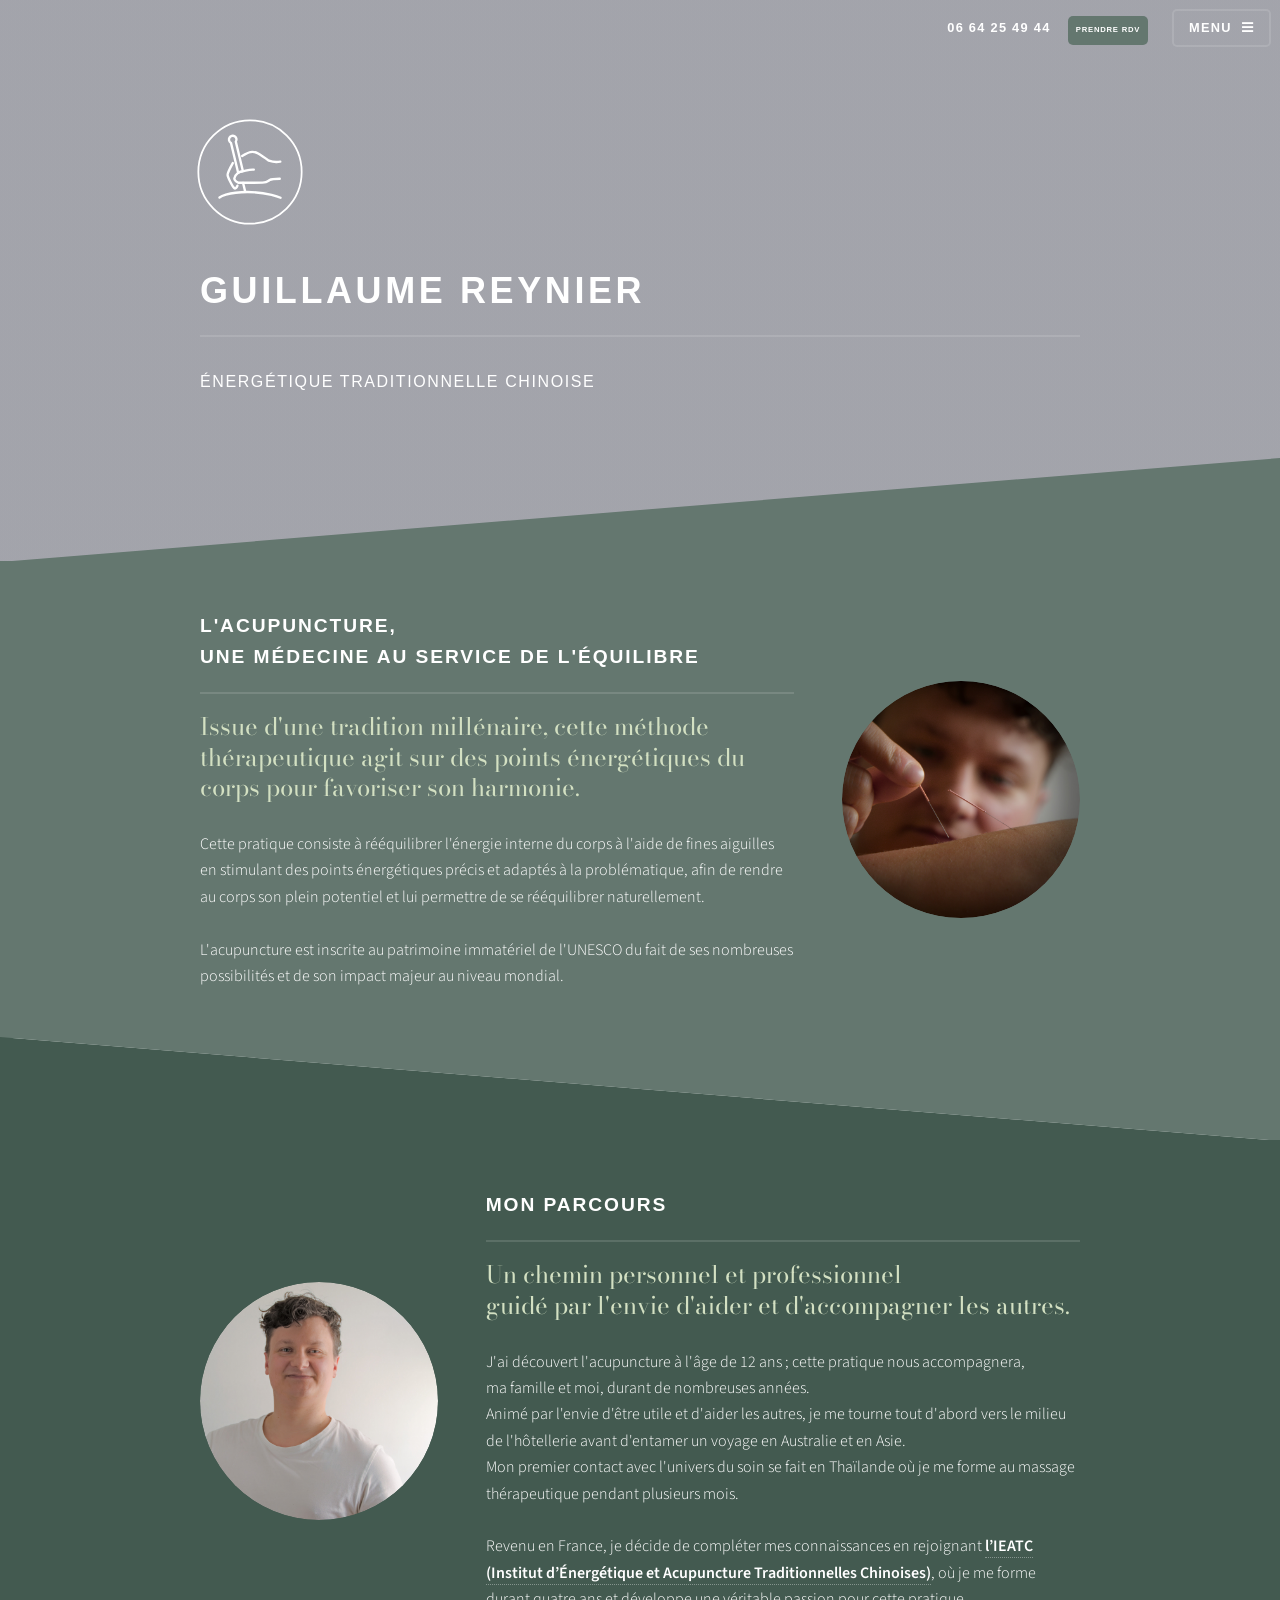
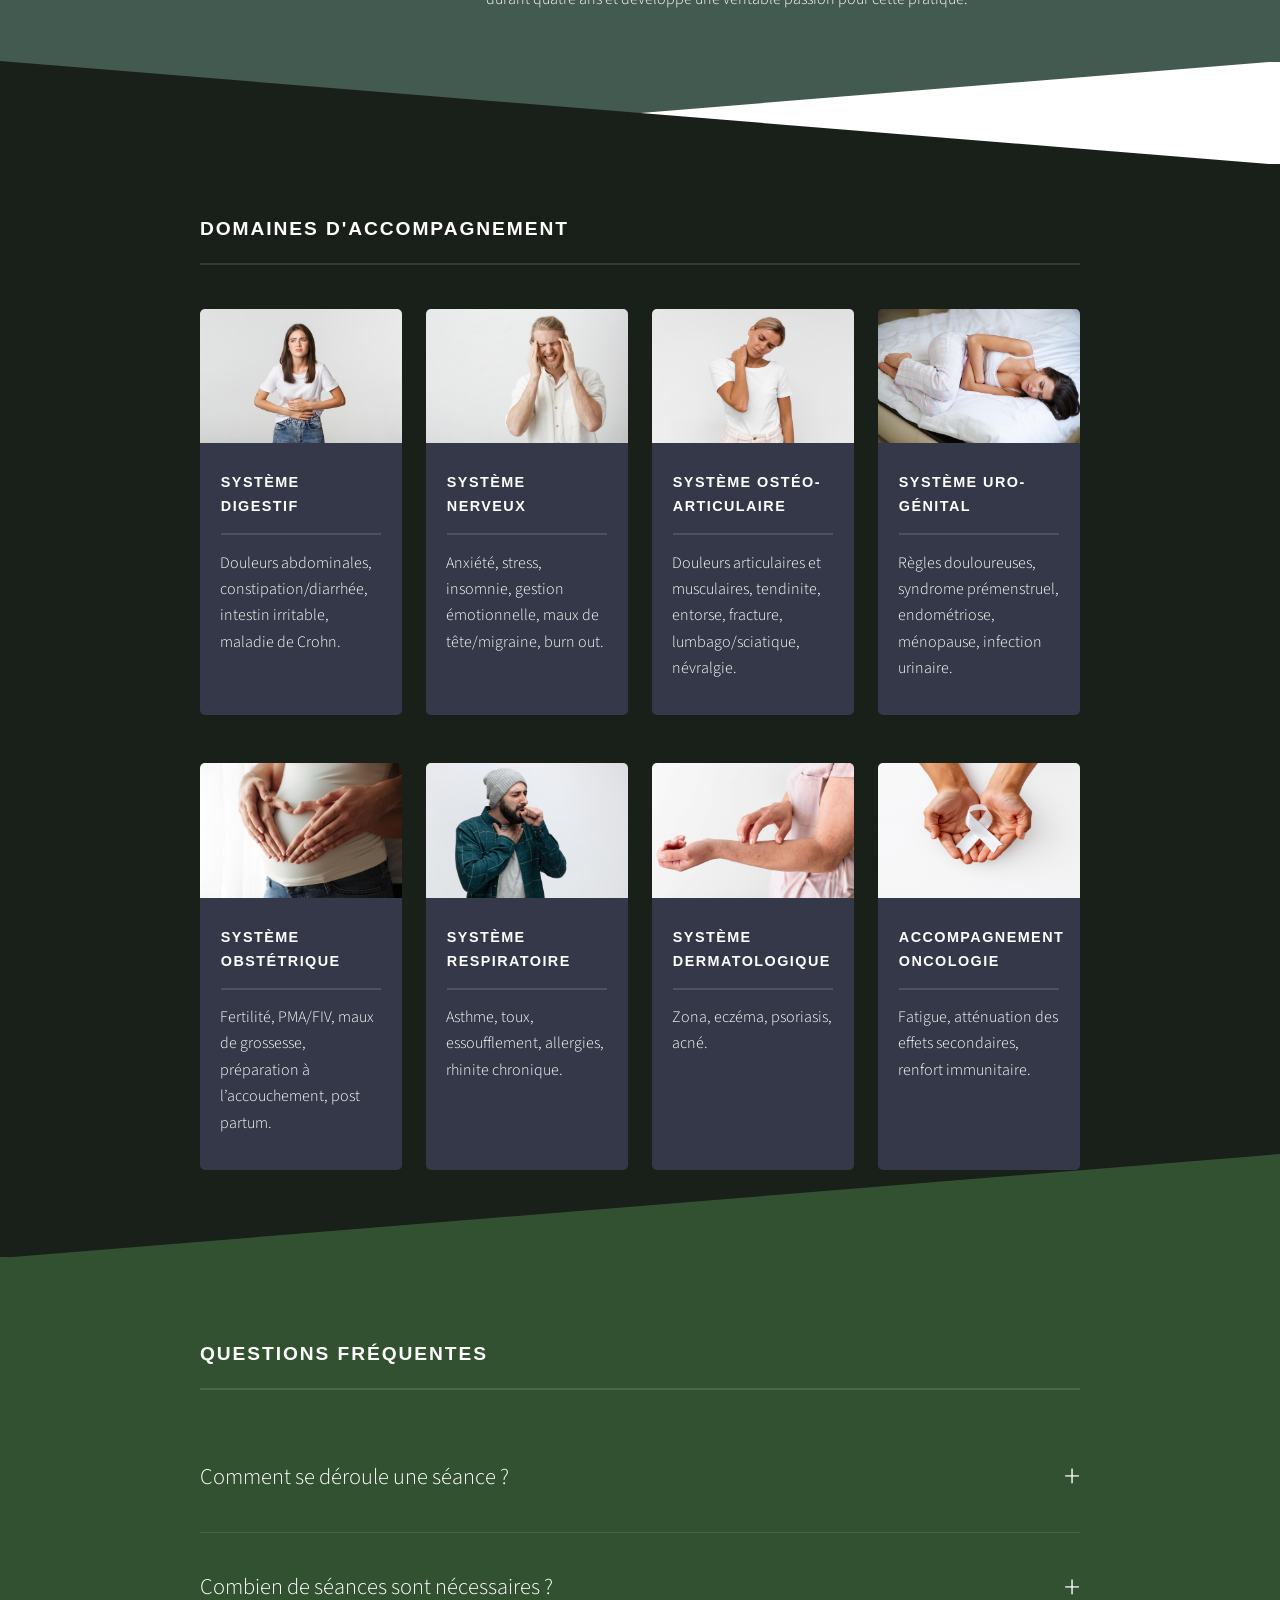
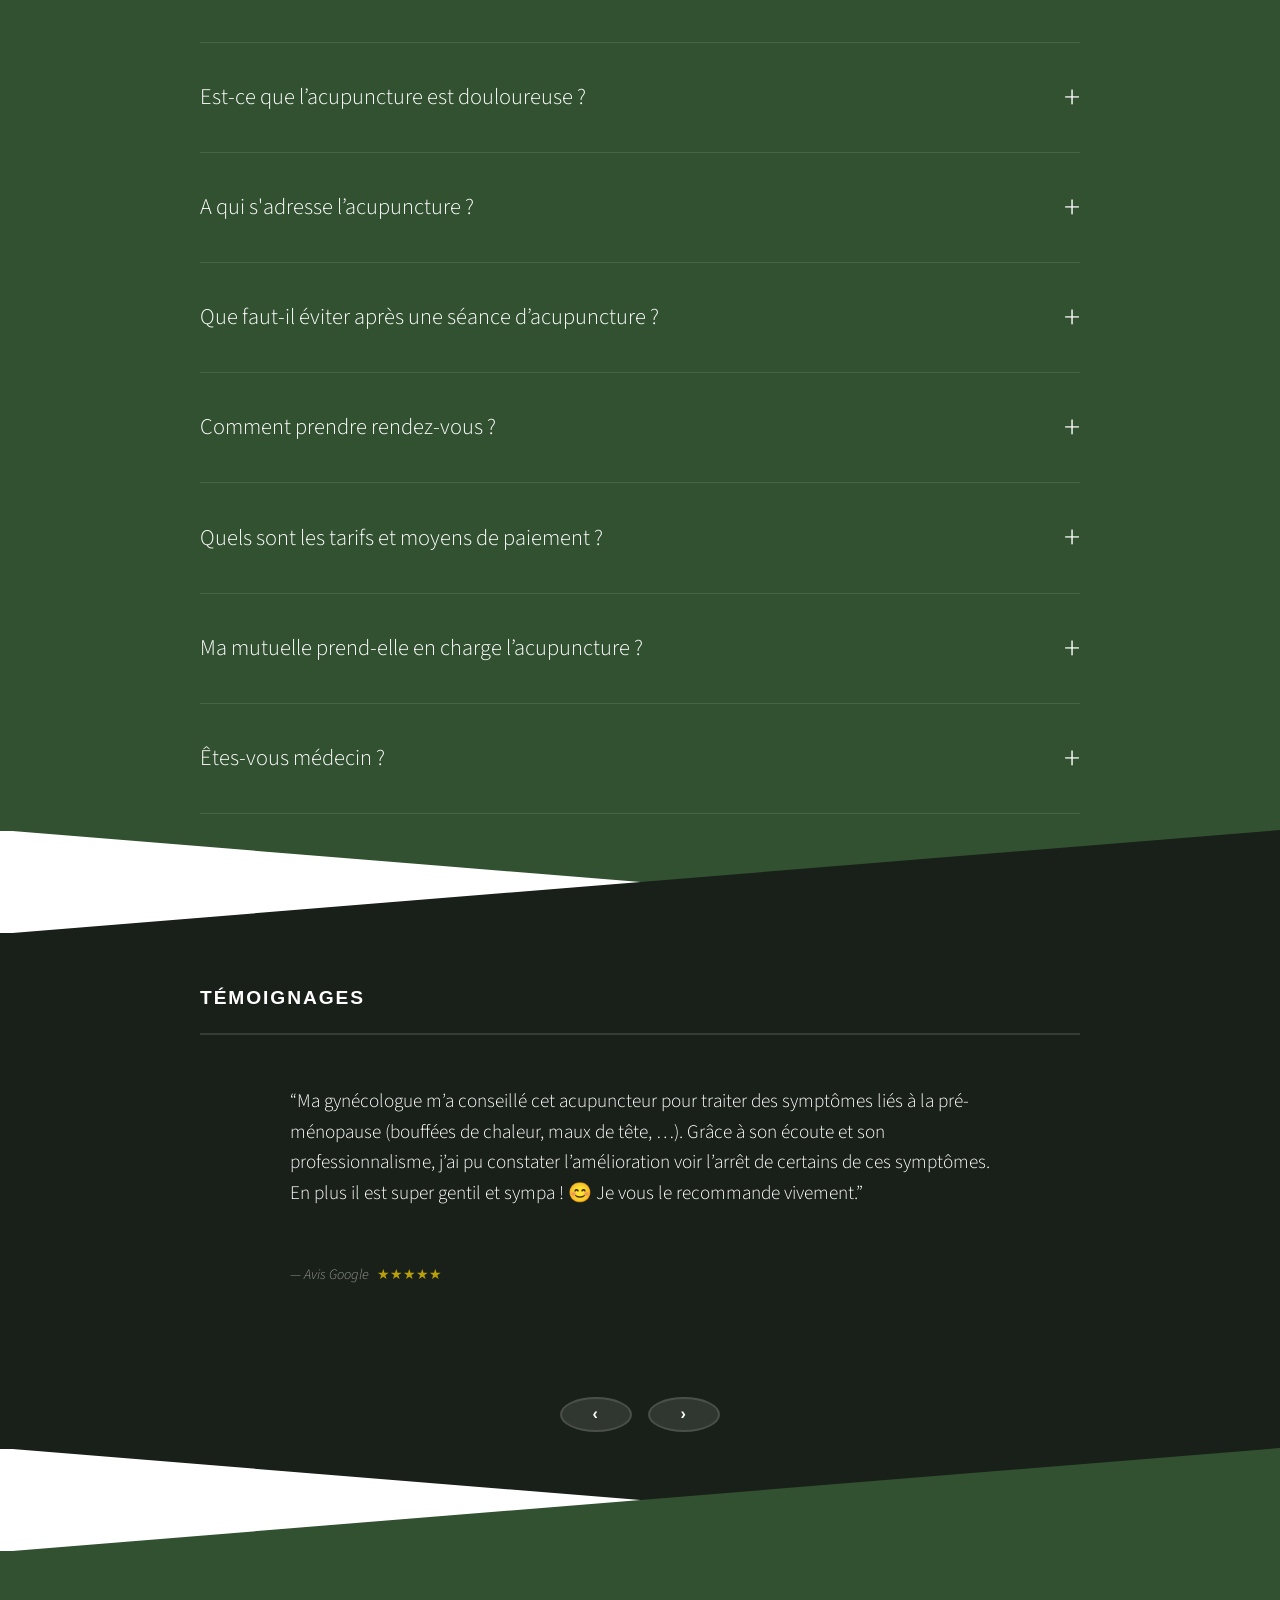
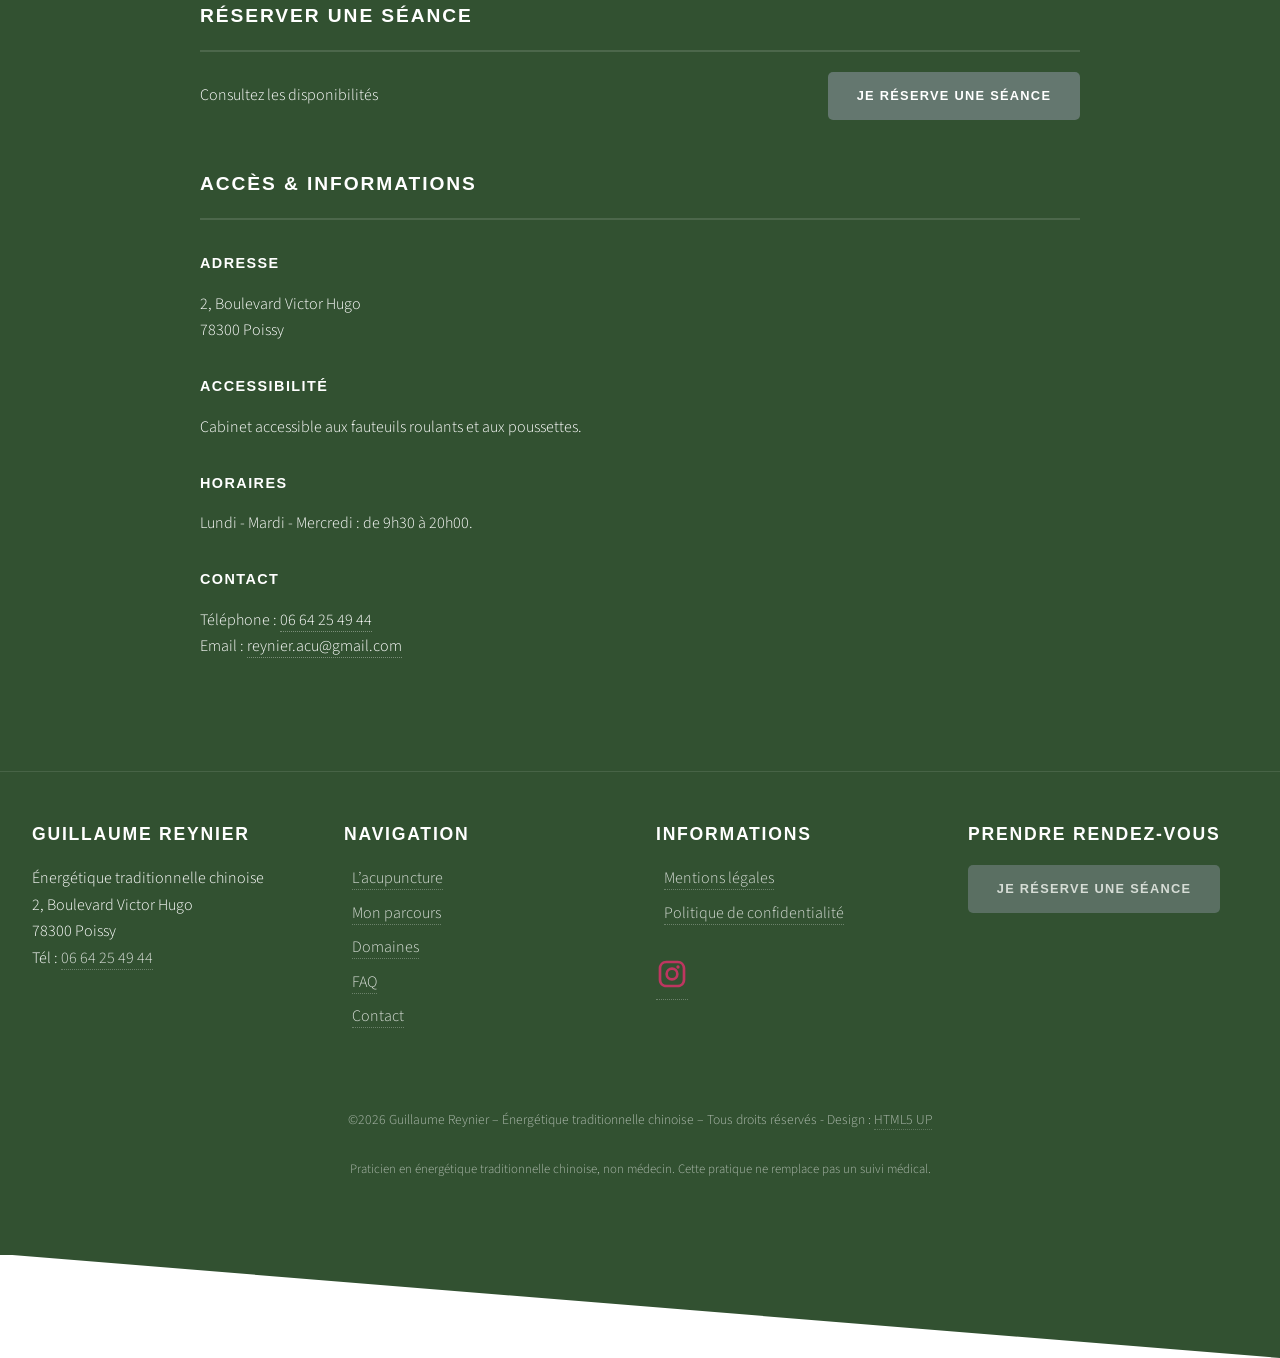
<file: index.html>
<!DOCTYPE HTML>
<!--
	Solid State by HTML5 UP
	html5up.net | @ajlkn
	Free for personal and commercial use under the CCA 3.0 license (html5up.net/license)
-->
<html>
	<head>
		<title>Guillaume Reynier - Énergétique traditionnelle chinoise</title>
		<meta charset="utf-8" />
		<meta name="viewport" content="width=device-width, initial-scale=1, user-scalable=no" />
		<link rel="stylesheet" href="assets/css/main.css" />
		<noscript><link rel="stylesheet" href="assets/css/noscript.css" /></noscript>
<meta name="description" content="Guillaume Reynier, praticien en énergétique traditionnelle chinoise à Poissy. Acupuncture traditionnelle et accompagnement personnalisé pour votre équilibre et votre bien-être." />
<script type="application/ld+json">
{
  "@context": "https://schema.org",
  "@type": "LocalBusiness",
  "name": "Guillaume Reynier - Énergétique traditionnelle chinoise",
  "image": "https://www.guillaumereynier.fr/images/preview.jpg",
  "address": {
    "@type": "PostalAddress",
    "streetAddress": "2 Boulevard Victor Hugo",
    "addressLocality": "Poissy",
    "postalCode": "78300",
    "addressCountry": "FR"
  },
  "telephone": "+33664254944",
  "url": "https://www.guillaumereynier.fr"
}
</script>
		<meta property="og:title" content="Guillaume Reynier - Énergétique traditionnelle chinoise" />
<meta property="og:description" content="Guillaume Reynier, praticien en énergétique traditionnelle chinoise à Poissy. Acupuncture traditionnelle et accompagnement personnalisé." />		<meta property="og:url" content="https://www.guillaumereynier.fr" />
		<meta property="og:type" content="website" />

		<meta property="og:image" content="https://www.guillaumereynier.fr/images/preview.jpg" />
		<meta property="og:image:secure_url" content="https://www.guillaumereynier.fr/images/preview.jpg" />
		<meta property="og:image:type" content="image/jpeg" />
		<meta property="og:image:width" content="1024px" />
		<meta property="og:image:height" content="500px" />
	</head>
	<body class="is-preload">

		<!-- Page Wrapper -->
			<div id="page-wrapper">

				<!-- Header -->
					<header id="header" class="alt">
	<h1><a href="#banner">
    <span class="desktop">Guillaume Reynier, Énergétique traditionnelle chinoise</span>
    <span class="mobile">Guillaume Reynier</span>
	</a></h1>

	<nav class="nav-right">
		
		<div class="nav-contact">
			<a href="tel:0664254944" class="phone">06 64 25 49 44</a>
			<a href="https://calendly.com/reynier-acu/1h" target="_blank" rel="noopener" class="button primary small">Prendre RDV</a>
		</div>

		<a href="#menu" class="menuToggle">Menu</a>

	</nav>
	</header>
				<!-- Menu -->
					<nav id="menu">
						<div class="inner">
							<h2>Menu</h2>
							<ul class="links">
							<li><a href="#banner">Accueil</a></li>
							<li><a href="#one">L’acupuncture</a></li>
							<li><a href="#two">Mon parcours</a></li>
							<li><a href="#four">Domaines d'accompagnement</a></li>
							<li><a href="#faq">FAQ</a></li>
							<li><a href="#avis">Témoignages</a></li>
							<li><a href="#contact">Prendre rendez-vous</a></li>
							</ul>
							<a href="#" class="close">Close</a>
						</div>
					</nav>

				<!-- Banner -->
					<section id="banner">
						<div class="inner">
							<div class="logo">
								<img src="images/icon_acup.svg" class="icon" alt="" />
								<!--<span class="icon fa-gem"></span>-->
						</div>
							<h2>Guillaume Reynier</h2>
							<p>Énergétique traditionnelle chinoise</p>
						</div>
					</section>

				<!-- Wrapper -->
					<section id="wrapper">

						<!-- One -->
							<section id="one" class="wrapper spotlight style1">
	<div class="inner">
		<a href="#" class="image"><img src="images/aiguilles.jpg" alt="Séance d'acupuncture avec aiguilles" /></a>
		<div class="content">
			<h2 class="major">L'acupuncture, <br />une médecine au service de&nbsp;l'équilibre</h2>
			<chapo>Issue d'une tradition millénaire, cette méthode thérapeutique agit sur des points énergétiques du corps pour favoriser son&nbsp;harmonie.</chapo><br /><br />
			<p>
Cette pratique consiste à rééquilibrer l'énergie interne du corps à l'aide de fines aiguilles en&nbsp;stimulant des points énergétiques précis et&nbsp;adaptés à la problématique, afin de rendre au&nbsp;corps son&nbsp;plein potentiel et lui permettre de&nbsp;se&nbsp;rééquilibrer&nbsp;naturellement.<br /><br />
L'acupuncture est inscrite au patrimoine immatériel de&nbsp;l'UNESCO du fait de ses nombreuses possibilités et de son impact majeur au niveau&nbsp;mondial.</p>

		</div>
	</div>
</section>

<!-- Two -->
<section id="two" class="wrapper alt spotlight style2">
	<div class="inner">
		<a href="#" class="image"><img src="images/Portrait_Carre.jpg" alt="Guillaume Reynier" /></a>
		<div class="content">
			<h2 class="major">Mon parcours</h2>
			<chapo>Un chemin personnel et professionnel <br />guidé par l'envie d'aider et d'accompagner les&nbsp;autres.</chapo><br /><br />
			<p>J'ai découvert l'acupuncture à l'âge de&nbsp;12&nbsp;ans&nbsp;; cette&nbsp;pratique nous accompagnera, ma&nbsp;famille et&nbsp;moi, durant de nombreuses&nbsp;années.<br />
Animé par l'envie d'être utile et d'aider les autres, je&nbsp;me tourne tout d'abord vers le milieu de&nbsp;l'hôtellerie avant d'entamer un voyage en&nbsp;Australie et en&nbsp;Asie.<br />Mon premier contact avec l'univers du soin se fait en&nbsp;Thaïlande où je me forme au massage thérapeutique pendant plusieurs&nbsp;mois.<br /><br />
Revenu en France, je décide de compléter mes connaissances en rejoignant <strong>
  <a href="https://acupuncture-ieatc.com/" target="_blank" rel="noopener">
    l’IEATC (Institut d’Énergétique et Acupuncture Traditionnelles Chinoises)</a></strong>, où je me forme durant quatre&nbsp;ans et développe une véritable passion pour cette&nbsp;pratique.</p>
		
		</div>
	</div>
</section>
				
						<!-- Four -->
							<section id="four" class="wrapper alt style5">
								<div class="inner">
									<h2 class="major">Domaines d'accompagnement</h2>
									
									<section class="features">
										<article>
											<a href="#contact" class="image"><img src="images/digestif.jpg" alt="" /></a>
											<h3 class="major">Système digestif</h3>
											<p>Douleurs abdominales, constipation/diarrhée, intestin irritable, maladie de Crohn.</p>
										</article>
										<article>
											<a href="#contact" class="image"><img src="images/nerveux.jpg" alt="" /></a>
											<h3 class="major">Système nerveux</h3>
											<p>Anxiété, stress, insomnie, gestion émotionnelle, maux de tête/migraine, burn&nbsp;out.</p>
											
										</article>
										<article>
											<a href="#contact" class="image"><img src="images/osteo.jpg" alt="" /></a>
											<h3 class="major">Système ostéo-articulaire</h3>
											<p>Douleurs articulaires et musculaires, tendinite, entorse, fracture, lumbago/sciatique, névralgie.</p>
											
										</article>
										<article>
											<a href="#contact" class="image"><img src="images/gyneco.jpg" alt="" /></a>
											<h3 class="major">Système uro-génital</h3>
											<p>Règles douloureuses, syndrome prémenstruel, endométriose, ménopause, infection urinaire.</p>
											
										</article>
										<article>
											<a href="#contact" class="image"><img src="images/obstetrique.jpg" alt="" /></a>
											<h3 class="major">Système obstétrique</h3>
											<p>Fertilité, PMA/FIV, maux de grossesse, préparation à l’accouchement, post partum.</p>
											
										</article>
										<article>
											<a href="#contact" class="image"><img src="images/respi.jpg" alt="" /></a>
											<h3 class="major">Système respiratoire</h3>
											<p>Asthme, toux, essoufflement, allergies, rhinite chronique.</p>
											
										</article>
										<article>
											<a href="#contact" class="image"><img src="images/dermato.jpg" alt="" /></a>
											<h3 class="major">Système dermatologique</h3>
											<p>Zona, eczéma, psoriasis, acné.</p>
											
										</article>
										<article>
											<a href="#contact" class="image"><img src="images/cancer 2.png" alt="" /></a>
											<h3 class="major">Accompagnement oncologie</h3>
											<p>Fatigue, atténuation des effets secondaires, renfort immunitaire.</p>
											
										</article>
									</section>
									<ul class="actions">
										
									</ul>
								</div>
							</section>

<section id="faq" class="wrapper style4" style="margin-top:-3em;">
	<div class="inner">
		<h2 class="major">Questions fréquentes</h2>

		<div class="faq">

			<div class="faq-item">
	<div class="faq-question">
		<span>Comment se déroule une séance ?</span>
		<span class="icon">+</span>
	</div>
	<div class="faq-answer">
		<p>
<strong>Une séance dure environ une heure.</strong><br><br>

Chaque séance commence par un <strong>échange approfondi</strong> sur le motif de la consultation et la situation générale afin d’en saisir toute&nbsp;sa complexité.<br>

Après ce temps de parole et un examen clinique, de&nbsp;<strong>fines aiguilles stériles</strong> sont placées sur&nbsp;des&nbsp;points énergétiques et laissées en place <strong>environ vingt minutes</strong>.<br><br>

Elles sont ensuite retirées et jetées, avant un&nbsp;<strong>dernier échange explicatif accompagné de conseils adaptés</strong>.
		</p>
	</div>
</div>

<div class="faq-item">
	<div class="faq-question">
		<span>Combien de séances sont nécessaires ?</span>
		<span class="icon">+</span>
	</div>
	<div class="faq-answer">
		<p>
Chacun réagit de manière unique.<br><br>

<strong>Beaucoup ressentent une amélioration dès&nbsp;la&nbsp;première séance</strong>, tandis que pour d’autres plusieurs sessions peuvent être nécessaires.<br>

L’ancienneté du trouble influence également la capacité du corps à retrouver rapidement son équilibre.
		</p>
	</div>
</div>

<div class="faq-item">
	<div class="faq-question">
		<span>Est-ce que l’acupuncture est douloureuse ?</span>
		<span class="icon">+</span>
	</div>
	<div class="faq-answer">
		<p>
Les aiguilles d’acupuncture sont très fines et&nbsp;ne&nbsp;déchirent pas les tissus cutanés, contrairement aux&nbsp;aiguilles médicales classiques.<br><br>

La plupart des patients ressentent seulement <strong>un&nbsp;léger inconfort, de courte durée.</strong>
		</p>
	</div>
</div>

<div class="faq-item">
	<div class="faq-question">
		<span>A qui s'adresse l’acupuncture ?</span>
		<span class="icon">+</span>
	</div>
	<div class="faq-answer">
		<p>
<strong>Elle s’adresse à tous les sexes et à tous les âges à&nbsp;partir de sept ans.</strong><br><br>

Il n’y a <strong>aucune contre-indication</strong> en cas de&nbsp;traitement médicamenteux ou de pathologie connue. 
Elle est adaptée aux <strong>femmes enceintes</strong> ainsi qu’aux <strong>personnes à mobilité réduite</strong>.<br><br>

Le cabinet est <strong>accessible aux fauteuils roulants et&nbsp;aux poussettes</strong>. 
Les <strong>accompagnants sont&nbsp;les bienvenus</strong> lors des séances.<br>

Je parle également <strong>couramment anglais</strong> et&nbsp;peux vous recevoir en consultation en anglais si nécessaire.<br><br>

N’hésitez pas à me contacter directement si&nbsp;vous&nbsp;avez un doute vous concernant.
		</p>
	</div>
</div>

<div class="faq-item">
	<div class="faq-question">
		<span>Que faut-il éviter après une séance d’acupuncture ?</span>
		<span class="icon">+</span>
	</div>
	<div class="faq-answer">
		<p>
L’acupuncture transmet une information à votre corps.<br><br>

Afin de ne pas altérer ce processus, il&nbsp;est&nbsp;<strong>recommandé d’éviter le jour même le sport ainsi que toute activité physique intense.</strong>
		</p>
	</div>
</div>

<div class="faq-item">
	<div class="faq-question">
		<span>Comment prendre rendez-vous ?</span>
		<span class="icon">+</span>
	</div>
	<div class="faq-answer">
		<p>
Toute prise de rendez-vous se fait <strong>via <a href="#contact">ce site internet, téléphone ou SMS.</a></strong>
		</p>
	</div>
</div>

<div class="faq-item">
	<div class="faq-question">
		<span>Quels sont les tarifs et moyens de paiement ?</span>
		<span class="icon">+</span>
	</div>
	<div class="faq-answer">
		<p>
<strong>La séance est facturée 70&nbsp;€</strong> (tarif préférentiel en&nbsp;cas&nbsp;de suivi PMA ou cancer).<br><br>

Les règlements par <strong>carte bancaire, espèces et&nbsp;chèques</strong> sont acceptés.
		</p>
	</div>
</div>

<div class="faq-item">
	<div class="faq-question">
		<span>Ma mutuelle prend-elle en charge l’acupuncture ?</span>
		<span class="icon">+</span>
	</div>
	<div class="faq-answer">
		<p>
<strong>Votre mutuelle peut prendre en charge la séance</strong> au même titre que d’autres médecines douces.<br><br>


N’étant pas médecin, je ne peux pas fournir de&nbsp;numéro ADELI ou RPPS.<br>
N'hésitez pas à contacter directement votre mutuelle.
		</p>
	</div>
</div>

<div class="faq-item">
	<div class="faq-question">
		<span>Êtes-vous médecin ?</span>
		<span class="icon">+</span>
	</div>
	<div class="faq-answer">
		<p>
Je suis <strong>praticien en énergétique traditionnelle chinoise</strong> et non docteur en médecine.<br>
À ce titre, je ne réalise pas de diagnostic médical, n'interviens pas dans les prescriptions et&nbsp;ne&nbsp;remplace en aucun cas votre médecin.<br><br>

Mon accompagnement s’inscrit en complément d’un suivi médical, si nécessaire.
		</p>
	</div>
</div>
		</div> <!-- ✅ fermeture UNIQUE de .faq -->

	</div>
</section>

<section id="avis" class="wrapper style5">
	<div class="inner">
		<h2 class="major">Témoignages</h2>

		<div class="slider">
			<div class="slides">

				<div class="slide active">
					<div>
						<p style="text-align: left;">“Ma gynécologue m’a conseillé cet&nbsp;acupuncteur pour traiter des&nbsp;symptômes liés à la pré-ménopause (bouffées de chaleur, maux de tête, …). Grâce à son écoute et son professionnalisme, j’ai pu constater l’amélioration voir&nbsp;l’arrêt de&nbsp;certains de&nbsp;ces&nbsp;symptômes.<br />En plus il est super gentil et sympa ! 😊 Je vous le&nbsp;recommande vivement.”</p>
						<div class="review-meta">
    <span class="source">— Avis Google</span>
    <span class="stars">★★★★★</span>
</div>
					</div>
				</div>

				<div class="slide">
					<div>
						<p style="text-align: left;">“Acupuncteur d’une grande pédagogie et très professionnel, vous serez entre de bonnes mains 🙌”</p>
						<div class="review-meta">
    <span class="source">— Avis Google</span>
    <span class="stars">★★★★★</span>
</div>
					</div>
				</div>

				<div class="slide">
					<div>
						<p style="text-align: left;">“Guillaume m'a accompagnée durant toute ma grossesse en&nbsp;acupuncture. En quelques séances les nausées du premier trimestre sont passées (et quel soulagement !). <br> Cela m'a aussi aidée contre : la&nbsp;fatigue, les&nbsp;insomnies, les&nbsp;douleurs ligamentaires, la&nbsp;"préparation" à&nbsp;l'accouchement. <br>Je&nbsp;le&nbsp;recommande à toutes les femmes enceintes, vous pouvez y&nbsp;aller les&nbsp;yeux fermés. Guillaume est&nbsp;sympathique et très pro.”</p>
							<div class="review-meta">
    <span class="source">— Avis Google</span>
    <span class="stars">★★★★★</span>
</div>
					</div>
				</div>

				<div class="slide">
					<div>
						<p style="text-align: left;">“J'ai consulté ce praticien après une période difficile générant divers soucis de santé. Deux&nbsp;séances ont permis de&nbsp;régulariser la situation et&nbsp;je&nbsp;m'inscris pour un&nbsp;suivi régulier car&nbsp;j'apprécie son écoute bienveillante, ses gestes techniques doux et son goût pour&nbsp;la pédagogie.”</p>
						<div class="review-meta">
    <span class="source">— Avis Google</span>
    <span class="stars">★★★★★</span>
</div>
					</div>
				</div>

				<div class="slide">
					<div>
						<p style="text-align: left;">“Praticien efficace, je suis ressortie de la séance détendue et soulagée à deux reprises pour des&nbsp;problèmes de cou et de dos. Merci à Guillaume pour son écoute rassurante qui met en confiance et&nbsp;ses explications claires et précises.”</p>
						<div class="review-meta">
   <span class="source">— Avis Google</span>
    <span class="stars">★★★★★</span>
</div>
					</div>
				</div>

			</div> <!-- ✅ fermeture slides -->

			<div class="slider-controls">
				<button id="prev">‹</button>
				<button id="next">›</button>
			</div>

		</div> <!-- ✅ fermeture slider -->

	</div>
</section>
				<!-- Footer -->
					
	<section id="contact" class="wrapper style4">
	<div class="inner">

		<div class="rdv-header">
	<h2 class="major">Réserver une séance</h2>

	<div class="rdv-row">
		<p>Consultez les disponibilités</p>
		<a href="https://calendly.com/reynier-acu/1h" target="_blank" class="button primary">
			Je réserve une séance
		</a>
	</div>

</div> 

<!-- ✅ AJOUTE CETTE LIGNE ICI -->
		<h2 style="margin-top:5%;" class="major">Accès & Informations</h2>

		<div class="contact-container">

			<!-- MAP -->
			<div class="contact-map">
				<iframe 
	src="https://www.google.com/maps/embed?pb=!1m18!1m12!1m3!1d2621.143806948146!2d2.038488576679432!3d48.931702695544075!2m3!1f0!2f0!3f0!3m2!1i1024!2i768!4f13.1!3m3!1m2!1s0x47e68923239455d9%3A0x1a47d5887d38a5b5!2sReynier%20Guillaume%2C%20Acupuncture%20traditionnelle!5e0!3m2!1sfr!2sfr!4v1776238649652!5m2!1sfr!2sfr"
	style="border:0; width:100%; height:100%;"
	allowfullscreen=""
	loading="lazy"
	referrerpolicy="no-referrer-when-downgrade"></iframe>
			</div>

			<!-- INFOS -->
			<div class="contact-info">

				<h3>Adresse</h3>
				<p>
					2, Boulevard Victor Hugo<br>
					78300 Poissy
				</p>

				<h3>Accessibilité</h3>
				<p>
				Cabinet accessible aux fauteuils roulants et aux poussettes.
				</p>

				<h3>Horaires</h3>
				<p>
					Lundi - Mardi - Mercredi : de 9h30 à 20h00.<br>
				</p>

				<h3>Contact</h3>
				<p>
					Téléphone : <a href="tel:0664254944">06 64 25 49 44</a><br>
					Email : <a href="mailto:reynier.acu@gmail.com?subject=Demande d'informations">reynier.acu@gmail.com</a>
				</p>

			</div>

		</div>

	</div>

	<div class="footer-pro">

	<div class="footer-content">

		<div class="footer-col">
			<h4>Guillaume Reynier</h4>
			<p>Énergétique traditionnelle chinoise<br />
			2, Boulevard Victor Hugo<br>78300 Poissy<br />
			Tél : <a href="tel:0664254944">06 64 25 49 44</a></p>
		</div>

		<div class="footer-col">
			<h4>Navigation</h4>
			<ul>
				<li><a href="#one">L’acupuncture</a></li>
				<li><a href="#two">Mon parcours</a></li>
				<li><a href="#four">Domaines</a></li>
				<li><a href="#faq">FAQ</a></li>
				<li><a href="#contact">Contact</a></li>
			</ul>
		</div>

		<div class="footer-col">
			<h4>Informations</h4>
			<ul>
				<li>
  					<a href="mentions-legales.html" target="_blank" rel="noopener noreferrer">
    				Mentions légales
  					</a>
				</li>

				<li>
					<a href="confidentialite.html" target="_blank" rel="noopener noreferrer">
    				Politique de confidentialité
  					</a>
				</li>
			</ul>
			<div class="social-icons">
	<a href="https://www.instagram.com/guillaume_reynier/" target="_blank" rel="noopener" class="insta-link">
<svg xmlns="http://www.w3.org/2000/svg" width="32" height="32" viewBox="0 0 24 24" fill="currentColor">
  <path d="M7.75 2C4.57 2 2 4.57 2 7.75v8.5C2 19.43 4.57 22 7.75 22h8.5C19.43 22 22 19.43 22 16.25v-8.5C22 4.57 19.43 2 16.25 2h-8.5zm0 2h8.5C18.54 4 20 5.46 20 7.75v8.5c0 2.29-1.46 3.75-3.75 3.75h-8.5C5.46 20 4 18.54 4 16.25v-8.5C4 5.46 5.46 4 7.75 4zm8.75 1.5a1.25 1.25 0 100 2.5 1.25 1.25 0 000-2.5zM12 7a5 5 0 100 10 5 5 0 000-10zm0 2a3 3 0 110 6 3 3 0 010-6z"/>
</svg>
</a>
		</div>
		</div>

		<div class="footer-col">
			<h4>Prendre rendez-vous</h4>
			<a href=https://calendly.com/reynier-acu/1h target="_blank" class="button primary">Je réserve une séance</a>
		</div>
		
	</div>

	<div class="footer-bottom">
		<p>©2026 Guillaume Reynier – Énergétique traditionnelle chinoise – Tous droits réservés - Design : <a href="http://html5up.net">HTML5 UP</a>
		</p>
		<p class="legal-note">
			Praticien en énergétique traditionnelle chinoise, non médecin. Cette pratique ne remplace pas un suivi médical.
		</p>
	</div>

</div>

</section>

			</div>

		<!-- Scripts -->
			<script src="assets/js/jquery.min.js"></script>
			<script src="assets/js/jquery.scrollex.min.js"></script>
			<script src="assets/js/browser.min.js"></script>
			<script src="assets/js/breakpoints.min.js"></script>
			<script src="assets/js/util.js"></script>
			<script src="assets/js/main.js"></script>

			<script>
document.addEventListener("DOMContentLoaded", function () {

	// ===== SLIDER =====
	let index = 0;
	const slides = document.querySelectorAll('.slide');
	const total = slides.length;
	const nextBtn = document.getElementById('next');
	const prevBtn = document.getElementById('prev');

	function showSlide(i) {
		document.querySelector('.slides').style.transform = `translateX(-${i * 100}%)`;
	}

	if (nextBtn && prevBtn) {
		nextBtn.addEventListener("click", () => {
			index = (index + 1) % total;
			showSlide(index);
		});

		prevBtn.addEventListener("click", () => {
			index = (index - 1 + total) % total;
			showSlide(index);
		});
	}

	// ===== FAQ =====
	const questions = document.querySelectorAll(".faq-question");

	questions.forEach(question => {
		question.addEventListener("click", () => {

			const answer = question.nextElementSibling;
			const icon = question.querySelector(".icon");

			answer.classList.toggle("active");
			icon.textContent = answer.classList.contains("active") ? "+" : "+";

		});
	});

});
</script>
	</body>
</html>
</file>
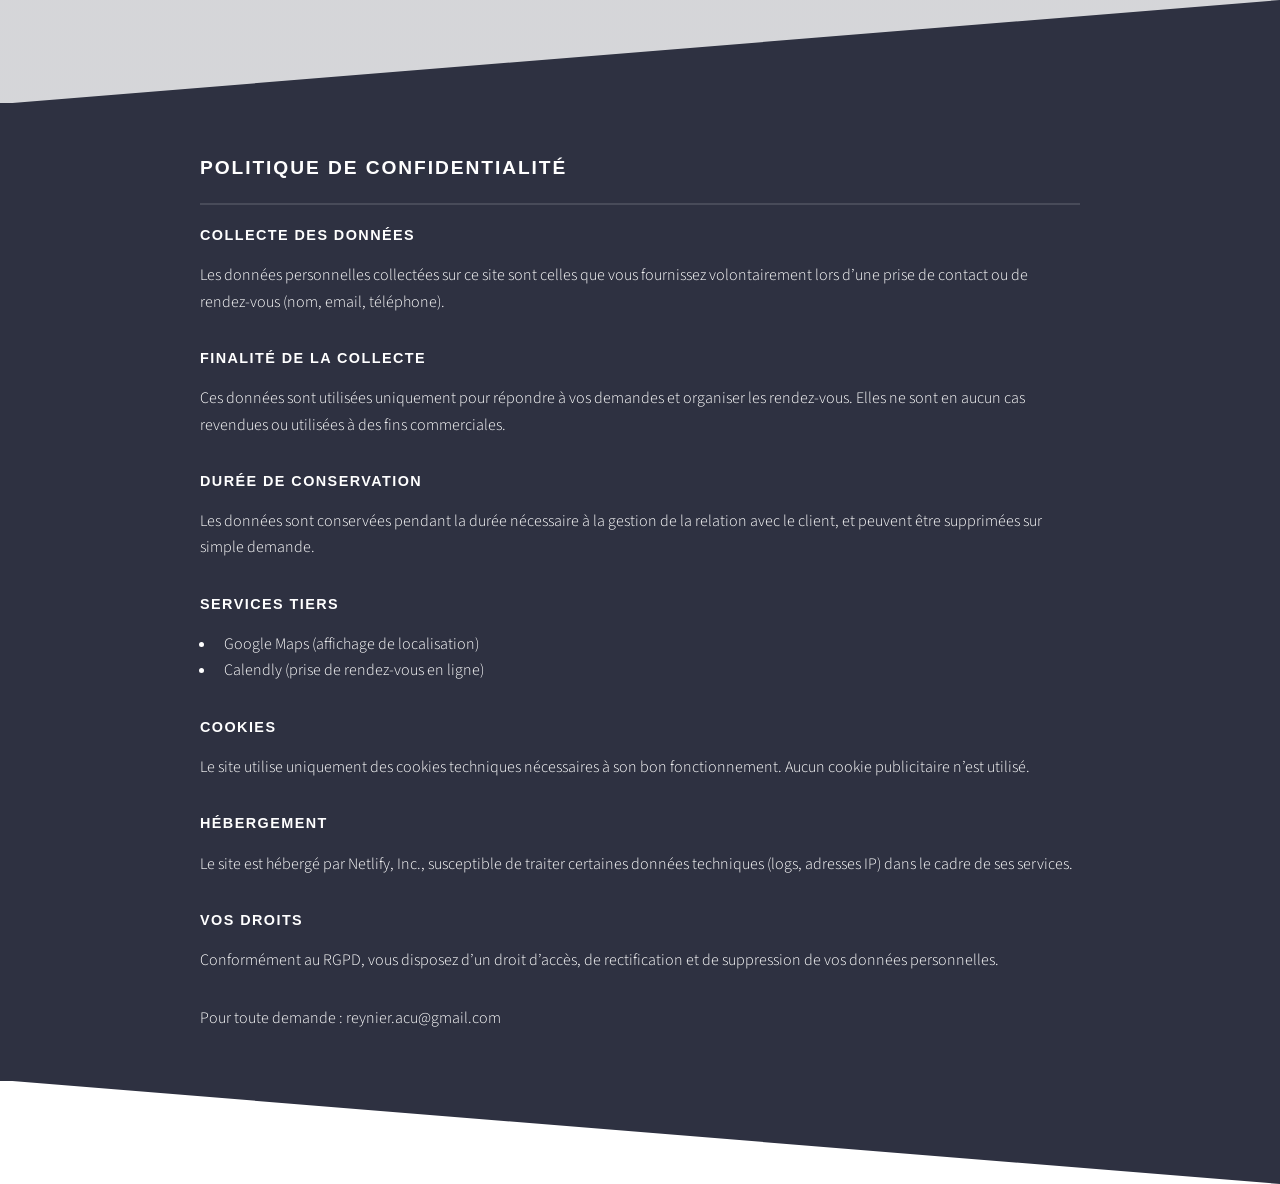
<file: confidentialite.html>
<!DOCTYPE HTML>
<html>
<head>
	<title>Politique de confidentialité</title>
	<meta charset="utf-8" />
	<meta name="viewport" content="width=device-width, initial-scale=1" />
	<link rel="stylesheet" href="assets/css/main.css" />
</head>

<body class="is-preload">

<div id="page-wrapper">

	<section class="wrapper style1">
		<div class="inner">

			<h2 class="major">Politique de confidentialité</h2>

			<h3>Collecte des données</h3>
			<p>
			Les données personnelles collectées sur ce site sont celles que vous fournissez volontairement lors d’une prise de contact ou de rendez-vous (nom, email, téléphone).
			</p>

			<h3>Finalité de la collecte</h3>
			<p>
			Ces données sont utilisées uniquement pour répondre à vos demandes et organiser les rendez-vous. Elles ne sont en aucun cas revendues ou utilisées à des fins commerciales.
			</p>

			<h3>Durée de conservation</h3>
			<p>
			Les données sont conservées pendant la durée nécessaire à la gestion de la relation avec le client, et peuvent être supprimées sur simple demande.
			</p>

			<h3>Services tiers</h3>
			<ul>
				<li>Google Maps (affichage de localisation)</li>
				<li>Calendly (prise de rendez-vous en ligne)</li>
			</ul>

			<h3>Cookies</h3>
			<p>
			Le site utilise uniquement des cookies techniques nécessaires à son bon fonctionnement. Aucun cookie publicitaire n’est utilisé.
			</p>

			<h3>Hébergement</h3>
			<p>
			Le site est hébergé par Netlify, Inc., susceptible de traiter certaines données techniques (logs, adresses IP) dans le cadre de ses services.
			</p>

			<h3>Vos droits</h3>
			<p>
			Conformément au RGPD, vous disposez d’un droit d’accès, de rectification et de suppression de vos données personnelles.
			</p>
			<p>
			Pour toute demande : reynier.acu@gmail.com
			</p>

		</div>
	</section>

</div>

<script src="assets/js/main.js"></script>

</body>
</html>
</file>
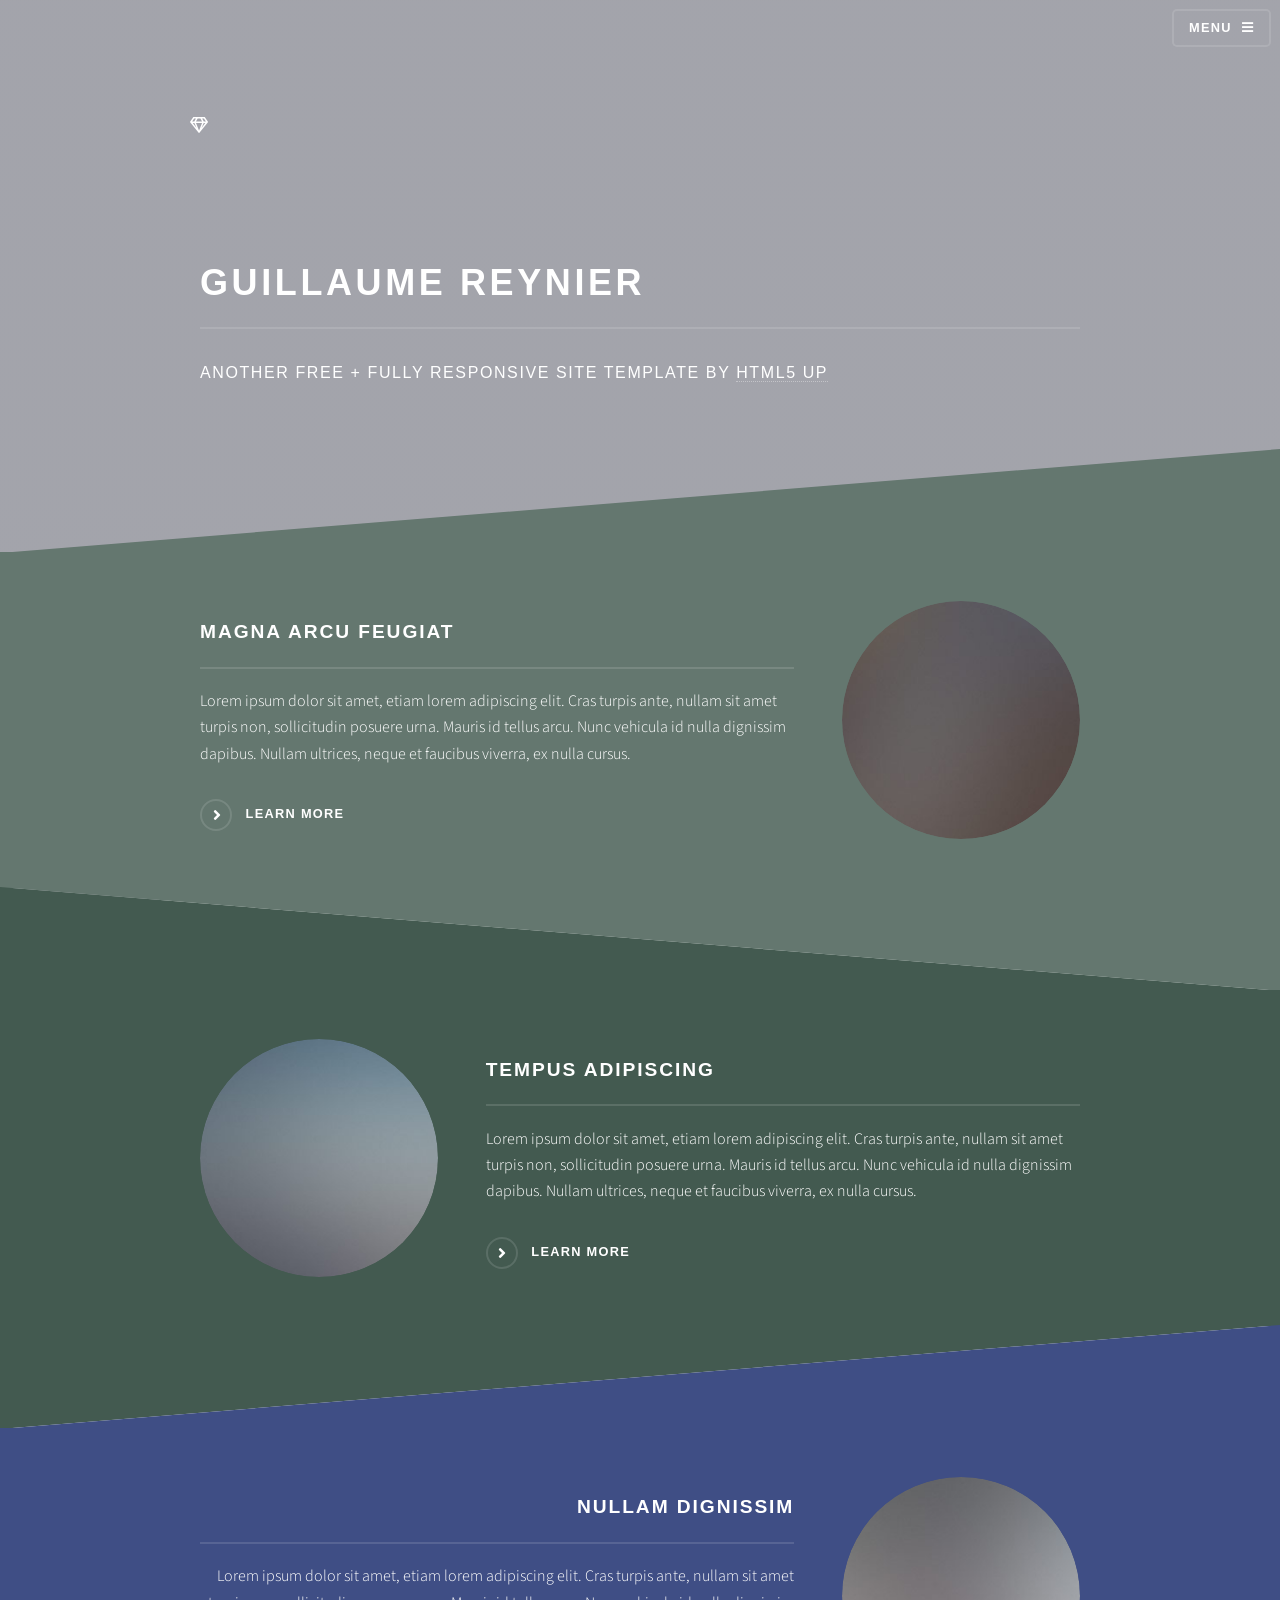
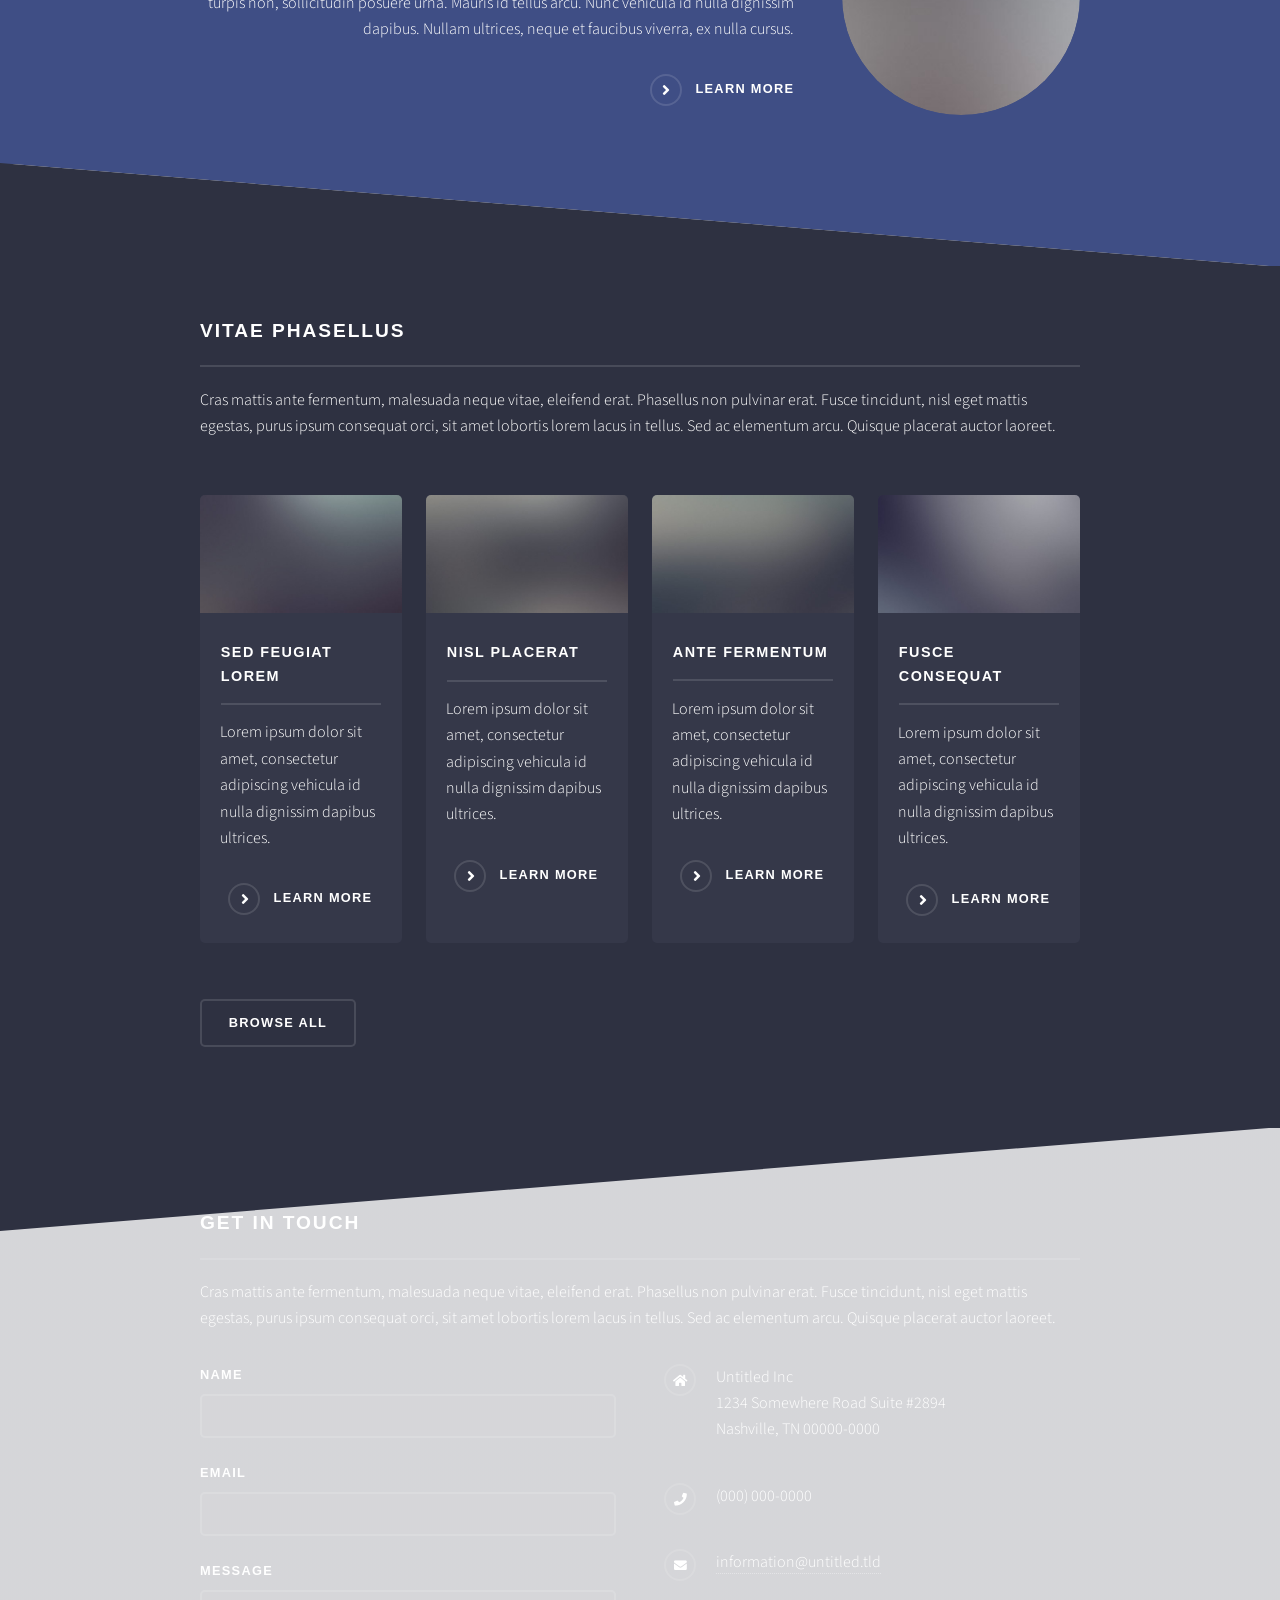
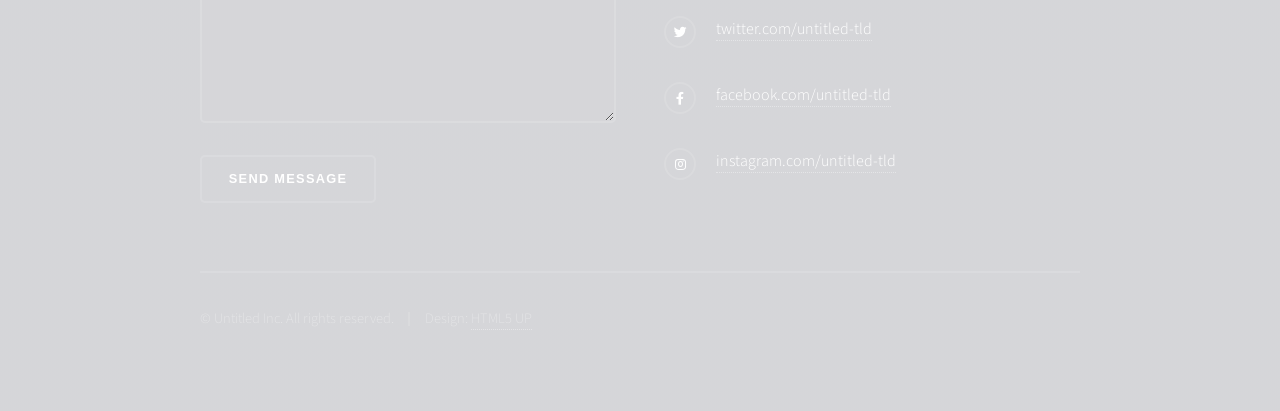
<file: indexOLD.html>
<!DOCTYPE HTML>
<!--
	Solid State by HTML5 UP
	html5up.net | @ajlkn
	Free for personal and commercial use under the CCA 3.0 license (html5up.net/license)
-->
<html>
	<head>
		<title>Solid State by HTML5 UP</title>
		<meta charset="utf-8" />
		<meta name="viewport" content="width=device-width, initial-scale=1, user-scalable=no" />
		<link rel="stylesheet" href="assets/css/main.css" />
		<noscript><link rel="stylesheet" href="assets/css/noscript.css" /></noscript>
	</head>
	<body class="is-preload">

		<!-- Page Wrapper -->
			<div id="page-wrapper">

				<!-- Header -->
					<header id="header" class="alt">
						<h1><a href="index.html">Solid State</a></h1>
						<nav>
							<a href="#menu">Menu</a>
						</nav>
					</header>

				<!-- Menu -->
					<nav id="menu">
						<div class="inner">
							<h2>Menu</h2>
							<ul class="links">
								<li><a href="index.html">Home</a></li>
								<li><a href="generic.html">Generic</a></li>
								<li><a href="elements.html">Elements</a></li>
								<li><a href="#">Log In</a></li>
								<li><a href="#">Sign Up</a></li>
							</ul>
							<a href="#" class="close">Close</a>
						</div>
					</nav>

				<!-- Banner -->
					<section id="banner">
						<div class="inner">
							<div class="logo"><span class="icon fa-gem"></span></div>
							<h2>Guillaume Reynier</h2>
							<p>Another free + fully responsive site template by <a href="http://html5up.net">HTML5 UP</a></p>
						</div>
					</section>

				<!-- Wrapper -->
					<section id="wrapper">

						<!-- One -->
							<section id="one" class="wrapper spotlight style1">
								<div class="inner">
									<a href="#" class="image"><img src="images/pic01.jpg" alt="" /></a>
									<div class="content">
										<h2 class="major">Magna arcu feugiat</h2>
										<p>Lorem ipsum dolor sit amet, etiam lorem adipiscing elit. Cras turpis ante, nullam sit amet turpis non, sollicitudin posuere urna. Mauris id tellus arcu. Nunc vehicula id nulla dignissim dapibus. Nullam ultrices, neque et faucibus viverra, ex nulla cursus.</p>
										<a href="#" class="special">Learn more</a>
									</div>
								</div>
							</section>

						<!-- Two -->
							<section id="two" class="wrapper alt spotlight style2">
								<div class="inner">
									<a href="#" class="image"><img src="images/pic02.jpg" alt="" /></a>
									<div class="content">
										<h2 class="major">Tempus adipiscing</h2>
										<p>Lorem ipsum dolor sit amet, etiam lorem adipiscing elit. Cras turpis ante, nullam sit amet turpis non, sollicitudin posuere urna. Mauris id tellus arcu. Nunc vehicula id nulla dignissim dapibus. Nullam ultrices, neque et faucibus viverra, ex nulla cursus.</p>
										<a href="#" class="special">Learn more</a>
									</div>
								</div>
							</section>

						<!-- Three -->
							<section id="three" class="wrapper spotlight style3">
								<div class="inner">
									<a href="#" class="image"><img src="images/pic03.jpg" alt="" /></a>
									<div class="content">
										<h2 class="major">Nullam dignissim</h2>
										<p>Lorem ipsum dolor sit amet, etiam lorem adipiscing elit. Cras turpis ante, nullam sit amet turpis non, sollicitudin posuere urna. Mauris id tellus arcu. Nunc vehicula id nulla dignissim dapibus. Nullam ultrices, neque et faucibus viverra, ex nulla cursus.</p>
										<a href="#" class="special">Learn more</a>
									</div>
								</div>
							</section>

						<!-- Four -->
							<section id="four" class="wrapper alt style1">
								<div class="inner">
									<h2 class="major">Vitae phasellus</h2>
									<p>Cras mattis ante fermentum, malesuada neque vitae, eleifend erat. Phasellus non pulvinar erat. Fusce tincidunt, nisl eget mattis egestas, purus ipsum consequat orci, sit amet lobortis lorem lacus in tellus. Sed ac elementum arcu. Quisque placerat auctor laoreet.</p>
									<section class="features">
										<article>
											<a href="#" class="image"><img src="images/pic04.jpg" alt="" /></a>
											<h3 class="major">Sed feugiat lorem</h3>
											<p>Lorem ipsum dolor sit amet, consectetur adipiscing vehicula id nulla dignissim dapibus ultrices.</p>
											<a href="#" class="special">Learn more</a>
										</article>
										<article>
											<a href="#" class="image"><img src="images/pic05.jpg" alt="" /></a>
											<h3 class="major">Nisl placerat</h3>
											<p>Lorem ipsum dolor sit amet, consectetur adipiscing vehicula id nulla dignissim dapibus ultrices.</p>
											<a href="#" class="special">Learn more</a>
										</article>
										<article>
											<a href="#" class="image"><img src="images/pic06.jpg" alt="" /></a>
											<h3 class="major">Ante fermentum</h3>
											<p>Lorem ipsum dolor sit amet, consectetur adipiscing vehicula id nulla dignissim dapibus ultrices.</p>
											<a href="#" class="special">Learn more</a>
										</article>
										<article>
											<a href="#" class="image"><img src="images/pic07.jpg" alt="" /></a>
											<h3 class="major">Fusce consequat</h3>
											<p>Lorem ipsum dolor sit amet, consectetur adipiscing vehicula id nulla dignissim dapibus ultrices.</p>
											<a href="#" class="special">Learn more</a>
										</article>
									</section>
									<ul class="actions">
										<li><a href="#" class="button">Browse All</a></li>
									</ul>
								</div>
							</section>

					</section>

				<!-- Footer -->
					<section id="footer">
						<div class="inner">
							<h2 class="major">Get in touch</h2>
							<p>Cras mattis ante fermentum, malesuada neque vitae, eleifend erat. Phasellus non pulvinar erat. Fusce tincidunt, nisl eget mattis egestas, purus ipsum consequat orci, sit amet lobortis lorem lacus in tellus. Sed ac elementum arcu. Quisque placerat auctor laoreet.</p>
							<form method="post" action="#">
								<div class="fields">
									<div class="field">
										<label for="name">Name</label>
										<input type="text" name="name" id="name" />
									</div>
									<div class="field">
										<label for="email">Email</label>
										<input type="email" name="email" id="email" />
									</div>
									<div class="field">
										<label for="message">Message</label>
										<textarea name="message" id="message" rows="4"></textarea>
									</div>
								</div>
								<ul class="actions">
									<li><input type="submit" value="Send Message" /></li>
								</ul>
							</form>
							<ul class="contact">
								<li class="icon solid fa-home">
									Untitled Inc<br />
									1234 Somewhere Road Suite #2894<br />
									Nashville, TN 00000-0000
								</li>
								<li class="icon solid fa-phone">(000) 000-0000</li>
								<li class="icon solid fa-envelope"><a href="#">information@untitled.tld</a></li>
								<li class="icon brands fa-twitter"><a href="#">twitter.com/untitled-tld</a></li>
								<li class="icon brands fa-facebook-f"><a href="#">facebook.com/untitled-tld</a></li>
								<li class="icon brands fa-instagram"><a href="#">instagram.com/untitled-tld</a></li>
							</ul>
							<ul class="copyright">
								<li>&copy; Untitled Inc. All rights reserved.</li><li>Design: <a href="http://html5up.net">HTML5 UP</a></li>
							</ul>
						</div>
					</section>

			</div>

		<!-- Scripts -->
			<script src="assets/js/jquery.min.js"></script>
			<script src="assets/js/jquery.scrollex.min.js"></script>
			<script src="assets/js/browser.min.js"></script>
			<script src="assets/js/breakpoints.min.js"></script>
			<script src="assets/js/util.js"></script>
			<script src="assets/js/main.js"></script>

	</body>
</html>
</file>
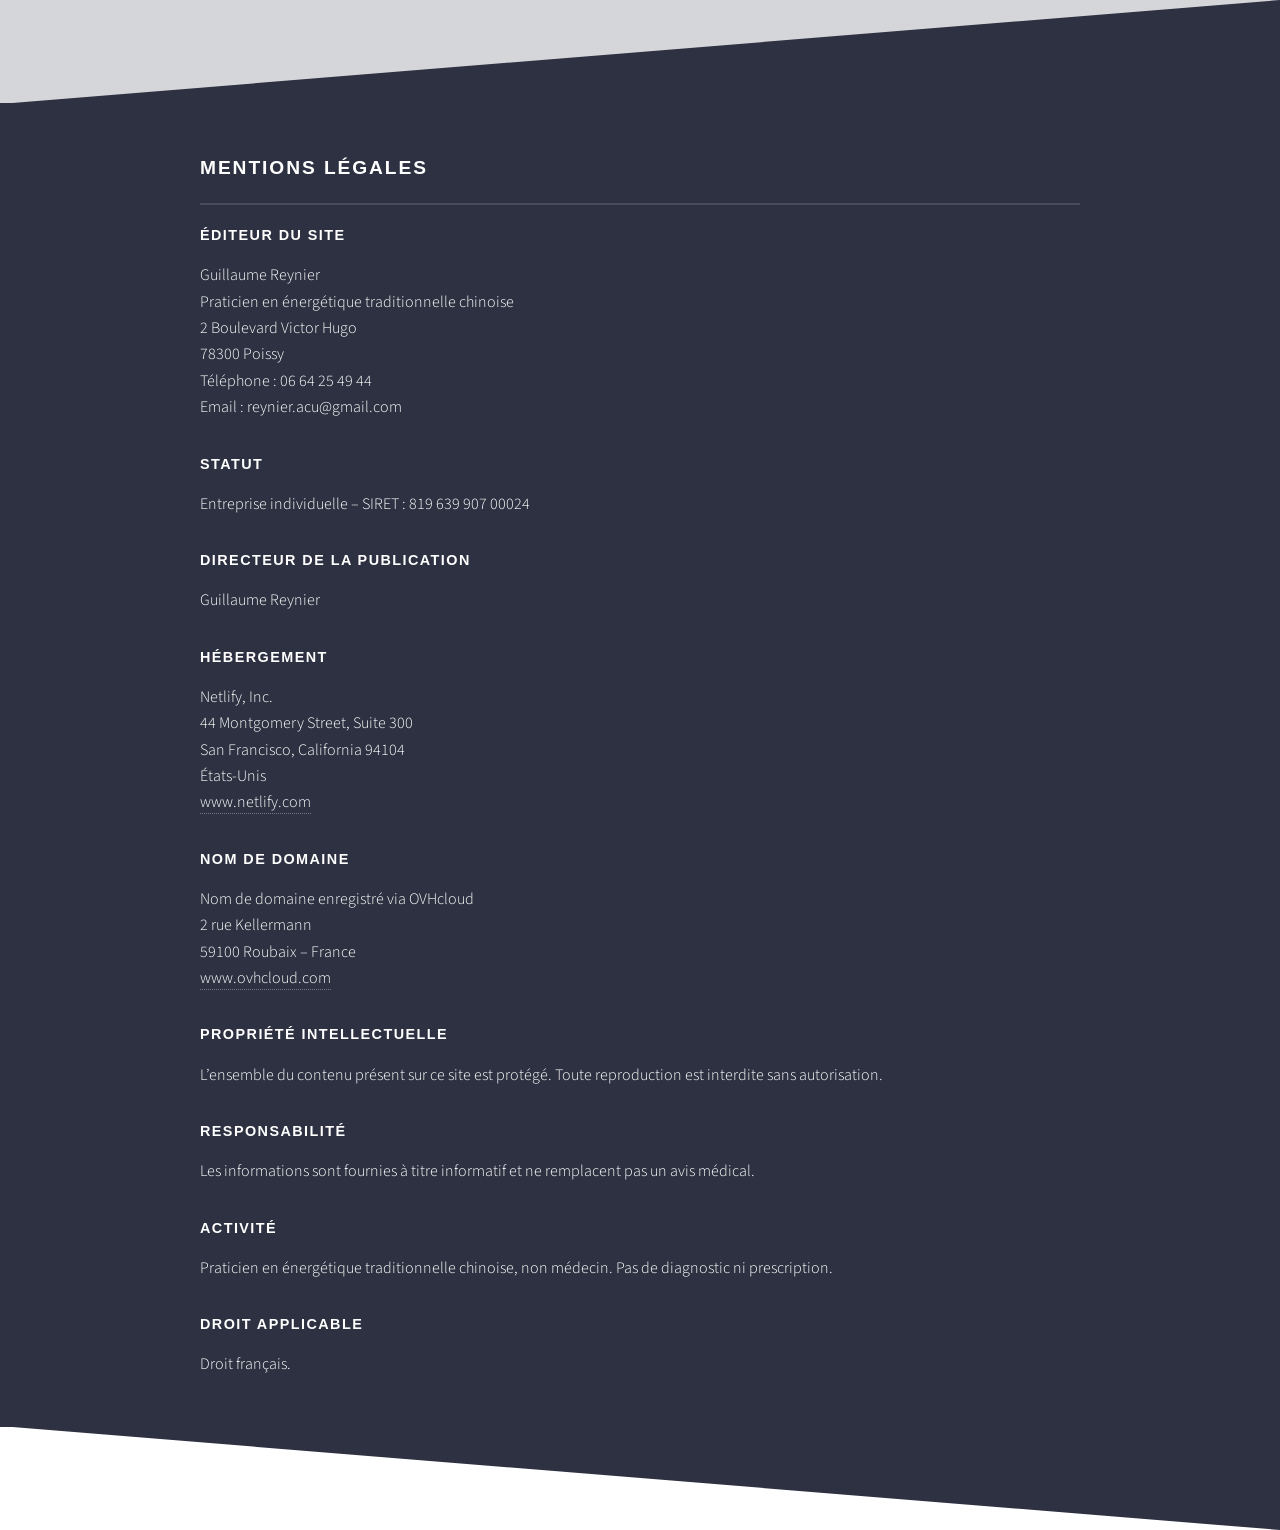
<file: mentions-legales.html>
<!DOCTYPE HTML>
<html>
<head>
	<title>Mentions légales</title>
	<meta charset="utf-8" />
	<meta name="viewport" content="width=device-width, initial-scale=1" />
	<link rel="stylesheet" href="assets/css/main.css" />
</head>

<body class="is-preload">

<div id="page-wrapper">

	<section class="wrapper style1">
		<div class="inner">

			<h2 class="major">Mentions légales</h2>

			<h3>Éditeur du site</h3>
			<p>
			Guillaume Reynier<br>
			Praticien en énergétique traditionnelle chinoise<br>
			2 Boulevard Victor Hugo<br>
			78300 Poissy<br>
			Téléphone : 06 64 25 49 44<br>
			Email : reynier.acu@gmail.com
			</p>

			<h3>Statut</h3>
			<p>Entreprise individuelle – SIRET : 819 639 907 00024</p>

			<h3>Directeur de la publication</h3>
			<p>Guillaume Reynier</p>

			<h3>Hébergement</h3>
<p>
Netlify, Inc.<br>
44 Montgomery Street, Suite 300<br>
San Francisco, California 94104<br>
États-Unis<br>
<a href="https://www.netlify.com" target="_blank">www.netlify.com</a>
</p>

<h3>Nom de domaine</h3>
<p>
Nom de domaine enregistré via OVHcloud<br>
2 rue Kellermann<br>
59100 Roubaix – France<br>
<a href="https://www.ovhcloud.com" target="_blank">www.ovhcloud.com</a>
</p>

			<h3>Propriété intellectuelle</h3>
			<p>
			L’ensemble du contenu présent sur ce site est protégé. Toute reproduction est interdite sans autorisation.
			</p>

			<h3>Responsabilité</h3>
			<p>
			Les informations sont fournies à titre informatif et ne remplacent pas un avis médical.
			</p>

			<h3>Activité</h3>
			<p>
			Praticien en énergétique traditionnelle chinoise, non médecin. Pas de diagnostic ni prescription.
			</p>

			<h3>Droit applicable</h3>
			<p>Droit français.</p>

		</div>
	</section>

</div>

<script src="assets/js/main.js"></script>

</body>
</html>
</file>
<file: assets/css/noscript.css>
/*
	Solid State by HTML5 UP
	html5up.net | @ajlkn
	Free for personal and commercial use under the CCA 3.0 license (html5up.net/license)
*/

/* Banner */

	body.is-preload #banner .logo {
		-moz-transform: none;
		-webkit-transform: none;
		-ms-transform: none;
		transform: none;
		opacity: 1;
	}

	body.is-preload #banner h2 {
		opacity: 1;
		-moz-transform: none;
		-webkit-transform: none;
		-ms-transform: none;
		transform: none;
		-moz-filter: none;
		-webkit-filter: none;
		-ms-filter: none;
		filter: none;
	}

	body.is-preload #banner p {
		opacity: 01;
		-moz-transform: none;
		-webkit-transform: none;
		-ms-transform: none;
		transform: none;
		-moz-filter: none;
		-webkit-filter: none;
		-ms-filter: none;
		filter: none;
	}
</file>
<file: assets/css/main.css>
@import url(fontawesome-all.min.css);
/*@import url("https://fonts.googleapis.com/css?family=Encode Sans Condensed:200,700|Source+Sans+Pro:300,600,300italic,600italic");*/
@import url("https://fonts.googleapis.com/css?family=Encode Sans Condensed:100,700|Source+Sans+Pro:300,600,300italic,600italic");
@import url("https://fonts.googleapis.com/css2?family=Bodoni+Moda:ital,opsz,wght@0,6..96,400..900;1,6..96,400..900&display=swap");
/*
	Solid State by HTML5 UP
	html5up.net | @ajlkn
	Free for personal and commercial use under the CCA 3.0 license (html5up.net/license)
*/

html, body, div, span, applet, object,
iframe, h1, h2, h3, h4, h5, h6, p, blockquote,
pre, a, abbr, acronym, address, big, cite,
code, del, dfn, em, img, ins, kbd, q, s, samp,
small, strike, strong, sub, sup, tt, var, b,
u, i, center, dl, dt, dd, ol, ul, li, fieldset,
form, label, legend, table, caption, tbody,
tfoot, thead, tr, th, td, article, aside,
canvas, details, embed, figure, figcaption,
footer, header, hgroup, menu, nav, output, ruby,
section, summary, time, mark, audio, video {
	margin: 0;
	padding: 0;
	border: 0;
	font-size: 100%;
	font: inherit;
	vertical-align: baseline;}

article, aside, details, figcaption, figure,
footer, header, hgroup, menu, nav, section {
	display: block;}

body {
	line-height: 1;
}

ol, ul {
	list-style: none;
}

blockquote, q {
	quotes: none;
}

	blockquote:before, blockquote:after, q:before, q:after {
		content: '';
		content: none;
	}

table {
	border-collapse: collapse;
	border-spacing: 0;
}

body {
	-webkit-text-size-adjust: none;
}

mark {
	background-color: transparent;
	color: inherit;
}

input::-moz-focus-inner {
	border: 0;
	padding: 0;
}

input, select, textarea {
	-moz-appearance: none;
	-webkit-appearance: none;
	-ms-appearance: none;
	appearance: none;
}

/* Basic */

	@-ms-viewport {
		width: device-width;
	}

	body {
		-ms-overflow-style: scrollbar;
	}

	@media screen and (max-width: 480px) {

		html, body {
			min-width: 320px;
		}
	}

	html {
		box-sizing: border-box;
	}

	*, *:before, *:after {
		box-sizing: inherit;
	}

	body {
	/*background-color: #2e3141;*/
			background-image: linear-gradient(to top, rgba(46, 49, 65, 0.2), rgba(46, 49, 65, 0.2)), url("https://pratosphera.site/GUITUS/images/montagnes_texture.jpg");
			background-size: auto,
	 cover;
			background-attachment: fixed,
	 fixed;
			background-position: center,
	 center;
	}

		body.is-preload *, body.is-preload *:before, body.is-preload *:after {
			-moz-animation: none !important;
			-webkit-animation: none !important;
			-ms-animation: none !important;
			animation: none !important;
			-moz-transition: none !important;
			-webkit-transition: none !important;
			-ms-transition: none !important;
			transition: none !important;
		}

/* Type */

	body, input, select, textarea {
		color: #ffffff;
		font-family: "Source Sans Pro", Helvetica, sans-serif;
		font-size: 16.5pt;
		font-weight: 300;
		line-height: 1.65;
	}

		@media screen and (max-width: 1680px) {

			body, input, select, textarea, chapo {
				font-size: 13pt;
			}
			h1 {
				line-height: 1em;
			}

		}

		@media screen and (max-width: 1280px) {

			body, input, select, textarea, chapo {
				font-size: 12pt;
			}
			h1 {
				line-height: 1em;
			}
		}

		@media screen and (max-width: 980px) {

			body, input, select, textarea, chapo {
				font-size: 12pt;
			}
			h1 {
				line-height: 1em;
			}

		}

		@media screen and (max-width: 736px) {

			body, input, select, textarea, chapo {
				font-size: 12pt;
			}
			h1 {
				line-height: 1em;
			}

		}

		@media screen and (max-width: 480px) {

			body, input, select, textarea, chapo {
				font-size: 12pt;
			}

		}

	a {
		-moz-transition: color 0.2s ease-in-out, border-bottom-color 0.2s ease-in-out;
		-webkit-transition: color 0.2s ease-in-out, border-bottom-color 0.2s ease-in-out;
		-ms-transition: color 0.2s ease-in-out, border-bottom-color 0.2s ease-in-out;
		transition: color 0.2s ease-in-out, border-bottom-color 0.2s ease-in-out;
		border-bottom: dotted 1px rgba(255, 255, 255, 0.35);
		color: #ffffff;
		text-decoration: none;
	}

		a:hover {
			border-bottom-color: transparent;
			color: #ffffff !important;
		}

		a.special:not(.button) {
			text-decoration: none;
			border-bottom: 0;
			display: block;
			font-family: Raleway, Helvetica, sans-serif;
			font-size: 0.8em;
			font-weight: 700;
			letter-spacing: 0.1em;
			margin: 0 0 2em 0;
			text-transform: uppercase;
		}

			a.special:not(.button):before {
				-moz-osx-font-smoothing: grayscale;
				-webkit-font-smoothing: antialiased;
				display: inline-block;
				font-style: normal;
				font-variant: normal;
				text-rendering: auto;
				line-height: 1;
				text-transform: none !important;
				font-family: 'Font Awesome 5 Free';
				font-weight: 900;
			}

			a.special:not(.button):before {
				-moz-transition: background-color 0.2s ease-in-out;
				-webkit-transition: background-color 0.2s ease-in-out;
				-ms-transition: background-color 0.2s ease-in-out;
				transition: background-color 0.2s ease-in-out;
				border-radius: 100%;
				border: solid 2px rgba(255, 255, 255, 0.125);
				content: '\f105';
				display: inline-block;
				font-size: 1.25em;
				height: 2em;
				line-height: 1.75em;
				margin-right: 0.85em;
				text-align: center;
				text-indent: 0.15em;
				vertical-align: middle;
				width: 2em;
			}

			a.special:not(.button):hover:before {
				background-color: rgba(255, 255, 255, 0.025);
			}

			a.special:not(.button):active:before {
				background-color: rgba(255, 255, 255, 0.075);
			}

	strong, b {
		color: #ffffff;
		font-weight: 600;
	}

	em, i {
		font-style: italic;
	}

	p {
		margin: 0 0 2em 0;
	}
	chapo {
		font-family: Bodoni Moda, serif;
		font-weight: 100;
		font-style: normal;
		color:rgb(211, 224, 194);
		line-height: 20.5pt;
		font-size: 18pt;
	}

	h1, h2, h3, h4, h5, h6 {
		color: #ffffff;
		font-family: Raleway, Helvetica, sans-serif;
		font-weight: 700;
		letter-spacing: 0.1em;
		margin: 0 0 1em 0;
		text-transform: uppercase;
	}

		h1 a, h2 a, h3 a, h4 a, h5 a, h6 a {
			color: inherit;
			text-decoration: none;
			border-bottom: 0;
		}

		h1 span, h2 span, h3 span, h4 span, h5 span, h6 span {
			font-weight: 200;
		}

		h1.major, h2.major, h3.major, h4.major, h5.major, h6.major {
			padding-bottom: 1em;
			border-bottom: solid 2px rgba(255, 255, 255, 0.125);
		}

	h2 {
		font-size: 1.2em;
	}

	h3 {
		font-size: 0.9em;
	}

	h4 {
		font-size: 0.7em;
	}

	h5 {
		font-size: 0.7em;
	}

	h6 {
		font-size: 0.7em;
	}

	@media screen and (max-width: 736px) {

		h2 {
			font-size: 1em;
		}

		h3 {
			font-size: 0.8em;
		}

	}

	sub {
		font-size: 0.8em;
		position: relative;
		top: 0.5em;
	}

	sup {
		font-size: 0.8em;
		position: relative;
		top: -0.5em;
	}

	blockquote {
		border-left: solid 4px rgba(255, 255, 255, 0.125);
		font-style: italic;
		margin: 0 0 2em 0;
		padding: 0.5em 0 0.5em 2em;
	}

	code {
		background: rgba(255, 255, 255, 0.025);
		border-radius: 5px;
		border: solid 2px rgba(255, 255, 255, 0.125);
		font-family: "Courier New", monospace;
		font-size: 0.9em;
		margin: 0 0.25em;
		padding: 0.25em 0.65em;
	}

	pre {
		-webkit-overflow-scrolling: touch;
		font-family: "Courier New", monospace;
		font-size: 0.9em;
		margin: 0 0 2em 0;
	}

		pre code {
			display: block;
			line-height: 1.75em;
			padding: 1em 1.5em;
			overflow-x: auto;
		}

	hr {
		border: 0;
		border-bottom: solid 2px rgba(255, 255, 255, 0.125);
		margin: 2.5em 0;
	}

		hr.major {
			margin: 4em 0;
		}

	.align-left {
		text-align: left;
	}

	.align-center {
		text-align: center;
	}

	.align-right {
		text-align: right;
	}

/* Row */

	.row {
		display: flex;
		flex-wrap: wrap;
		box-sizing: border-box;
		align-items: stretch;
	}

		.row > * {
			box-sizing: border-box;
		}

		.row.gtr-uniform > * > :last-child {
			margin-bottom: 0;
		}

		.row.aln-left {
			justify-content: flex-start;
		}

		.row.aln-center {
			justify-content: center;
		}

		.row.aln-right {
			justify-content: flex-end;
		}

		.row.aln-top {
			align-items: flex-start;
		}

		.row.aln-middle {
			align-items: center;
		}

		.row.aln-bottom {
			align-items: flex-end;
		}

		.row > .imp {
			order: -1;
		}

		.row > .col-1 {
			width: 8.33333%;
		}

		.row > .off-1 {
			margin-left: 8.33333%;
		}

		.row > .col-2 {
			width: 16.66667%;
		}

		.row > .off-2 {
			margin-left: 16.66667%;
		}

		.row > .col-3 {
			width: 25%;
		}

		.row > .off-3 {
			margin-left: 25%;
		}

		.row > .col-4 {
			width: 33.33333%;
		}

		.row > .off-4 {
			margin-left: 33.33333%;
		}

		.row > .col-5 {
			width: 41.66667%;
		}

		.row > .off-5 {
			margin-left: 41.66667%;
		}

		.row > .col-6 {
			width: 50%;
		}

		.row > .off-6 {
			margin-left: 50%;
		}

		.row > .col-7 {
			width: 58.33333%;
		}

		.row > .off-7 {
			margin-left: 58.33333%;
		}

		.row > .col-8 {
			width: 66.66667%;
		}

		.row > .off-8 {
			margin-left: 66.66667%;
		}

		.row > .col-9 {
			width: 75%;
		}

		.row > .off-9 {
			margin-left: 75%;
		}

		.row > .col-10 {
			width: 83.33333%;
		}

		.row > .off-10 {
			margin-left: 83.33333%;
		}

		.row > .col-11 {
			width: 91.66667%;
		}

		.row > .off-11 {
			margin-left: 91.66667%;
		}

		.row > .col-12 {
			width: 100%;
		}

		.row > .off-12 {
			margin-left: 100%;
		}

		.row.gtr-0 {
			margin-top: 0;
			margin-left: 0em;
		}

			.row.gtr-0 > * {
				padding: 0 0 0 0em;
			}

			.row.gtr-0.gtr-uniform {
				margin-top: 0em;
			}

				.row.gtr-0.gtr-uniform > * {
					padding-top: 0em;
				}

		.row.gtr-25 {
			margin-top: 0;
			margin-left: -0.4375em;
		}

			.row.gtr-25 > * {
				padding: 0 0 0 0.4375em;
			}

			.row.gtr-25.gtr-uniform {
				margin-top: -0.4375em;
			}

				.row.gtr-25.gtr-uniform > * {
					padding-top: 0.4375em;
				}

		.row.gtr-50 {
			margin-top: 0;
			margin-left: -0.875em;
		}

			.row.gtr-50 > * {
				padding: 0 0 0 0.875em;
			}

			.row.gtr-50.gtr-uniform {
				margin-top: -0.875em;
			}

				.row.gtr-50.gtr-uniform > * {
					padding-top: 0.875em;
				}

		.row {
			margin-top: 0;
			margin-left: -1.75em;
		}

			.row > * {
				padding: 0 0 0 1.75em;
			}

			.row.gtr-uniform {
				margin-top: -1.75em;
			}

				.row.gtr-uniform > * {
					padding-top: 1.75em;
				}

		.row.gtr-150 {
			margin-top: 0;
			margin-left: -2.625em;
		}

			.row.gtr-150 > * {
				padding: 0 0 0 2.625em;
			}

			.row.gtr-150.gtr-uniform {
				margin-top: -2.625em;
			}

				.row.gtr-150.gtr-uniform > * {
					padding-top: 2.625em;
				}

		.row.gtr-200 {
			margin-top: 0;
			margin-left: -3.5em;
		}

			.row.gtr-200 > * {
				padding: 0 0 0 3.5em;
			}

			.row.gtr-200.gtr-uniform {
				margin-top: -3.5em;
			}

				.row.gtr-200.gtr-uniform > * {
					padding-top: 3.5em;
				}

		@media screen and (max-width: 1680px) {

			.row {
				display: flex;
				flex-wrap: wrap;
				box-sizing: border-box;
				align-items: stretch;
			}

				.row > * {
					box-sizing: border-box;
				}

				.row.gtr-uniform > * > :last-child {
					margin-bottom: 0;
				}

				.row.aln-left {
					justify-content: flex-start;
				}

				.row.aln-center {
					justify-content: center;
				}

				.row.aln-right {
					justify-content: flex-end;
				}

				.row.aln-top {
					align-items: flex-start;
				}

				.row.aln-middle {
					align-items: center;
				}

				.row.aln-bottom {
					align-items: flex-end;
				}

				.row > .imp-xlarge {
					order: -1;
				}

				.row > .col-1-xlarge {
					width: 8.33333%;
				}

				.row > .off-1-xlarge {
					margin-left: 8.33333%;
				}

				.row > .col-2-xlarge {
					width: 16.66667%;
				}

				.row > .off-2-xlarge {
					margin-left: 16.66667%;
				}

				.row > .col-3-xlarge {
					width: 25%;
				}

				.row > .off-3-xlarge {
					margin-left: 25%;
				}

				.row > .col-4-xlarge {
					width: 33.33333%;
				}

				.row > .off-4-xlarge {
					margin-left: 33.33333%;
				}

				.row > .col-5-xlarge {
					width: 41.66667%;
				}

				.row > .off-5-xlarge {
					margin-left: 41.66667%;
				}

				.row > .col-6-xlarge {
					width: 50%;
				}

				.row > .off-6-xlarge {
					margin-left: 50%;
				}

				.row > .col-7-xlarge {
					width: 58.33333%;
				}

				.row > .off-7-xlarge {
					margin-left: 58.33333%;
				}

				.row > .col-8-xlarge {
					width: 66.66667%;
				}

				.row > .off-8-xlarge {
					margin-left: 66.66667%;
				}

				.row > .col-9-xlarge {
					width: 75%;
				}

				.row > .off-9-xlarge {
					margin-left: 75%;
				}

				.row > .col-10-xlarge {
					width: 83.33333%;
				}

				.row > .off-10-xlarge {
					margin-left: 83.33333%;
				}

				.row > .col-11-xlarge {
					width: 91.66667%;
				}

				.row > .off-11-xlarge {
					margin-left: 91.66667%;
				}

				.row > .col-12-xlarge {
					width: 100%;
				}

				.row > .off-12-xlarge {
					margin-left: 100%;
				}

				.row.gtr-0 {
					margin-top: 0;
					margin-left: 0em;
				}

					.row.gtr-0 > * {
						padding: 0 0 0 0em;
					}

					.row.gtr-0.gtr-uniform {
						margin-top: 0em;
					}

						.row.gtr-0.gtr-uniform > * {
							padding-top: 0em;
						}

				.row.gtr-25 {
					margin-top: 0;
					margin-left: -0.4375em;
				}

					.row.gtr-25 > * {
						padding: 0 0 0 0.4375em;
					}

					.row.gtr-25.gtr-uniform {
						margin-top: -0.4375em;
					}

						.row.gtr-25.gtr-uniform > * {
							padding-top: 0.4375em;
						}

				.row.gtr-50 {
					margin-top: 0;
					margin-left: -0.875em;
				}

					.row.gtr-50 > * {
						padding: 0 0 0 0.875em;
					}

					.row.gtr-50.gtr-uniform {
						margin-top: -0.875em;
					}

						.row.gtr-50.gtr-uniform > * {
							padding-top: 0.875em;
						}

				.row {
					margin-top: 0;
					margin-left: -1.75em;
				}

					.row > * {
						padding: 0 0 0 1.75em;
					}

					.row.gtr-uniform {
						margin-top: -1.75em;
					}

						.row.gtr-uniform > * {
							padding-top: 1.75em;
						}

				.row.gtr-150 {
					margin-top: 0;
					margin-left: -2.625em;
				}

					.row.gtr-150 > * {
						padding: 0 0 0 2.625em;
					}

					.row.gtr-150.gtr-uniform {
						margin-top: -2.625em;
					}

						.row.gtr-150.gtr-uniform > * {
							padding-top: 2.625em;
						}

				.row.gtr-200 {
					margin-top: 0;
					margin-left: -3.5em;
				}

					.row.gtr-200 > * {
						padding: 0 0 0 3.5em;
					}

					.row.gtr-200.gtr-uniform {
						margin-top: -3.5em;
					}

						.row.gtr-200.gtr-uniform > * {
							padding-top: 3.5em;
						}

		}

		@media screen and (max-width: 1280px) {

			.row {
				display: flex;
				flex-wrap: wrap;
				box-sizing: border-box;
				align-items: stretch;
			}

				.row > * {
					box-sizing: border-box;
				}

				.row.gtr-uniform > * > :last-child {
					margin-bottom: 0;
				}

				.row.aln-left {
					justify-content: flex-start;
				}

				.row.aln-center {
					justify-content: center;
				}

				.row.aln-right {
					justify-content: flex-end;
				}

				.row.aln-top {
					align-items: flex-start;
				}

				.row.aln-middle {
					align-items: center;
				}

				.row.aln-bottom {
					align-items: flex-end;
				}

				.row > .imp-large {
					order: -1;
				}

				.row > .col-1-large {
					width: 8.33333%;
				}

				.row > .off-1-large {
					margin-left: 8.33333%;
				}

				.row > .col-2-large {
					width: 16.66667%;
				}

				.row > .off-2-large {
					margin-left: 16.66667%;
				}

				.row > .col-3-large {
					width: 25%;
				}

				.row > .off-3-large {
					margin-left: 25%;
				}

				.row > .col-4-large {
					width: 33.33333%;
				}

				.row > .off-4-large {
					margin-left: 33.33333%;
				}

				.row > .col-5-large {
					width: 41.66667%;
				}

				.row > .off-5-large {
					margin-left: 41.66667%;
				}

				.row > .col-6-large {
					width: 50%;
				}

				.row > .off-6-large {
					margin-left: 50%;
				}

				.row > .col-7-large {
					width: 58.33333%;
				}

				.row > .off-7-large {
					margin-left: 58.33333%;
				}

				.row > .col-8-large {
					width: 66.66667%;
				}

				.row > .off-8-large {
					margin-left: 66.66667%;
				}

				.row > .col-9-large {
					width: 75%;
				}

				.row > .off-9-large {
					margin-left: 75%;
				}

				.row > .col-10-large {
					width: 83.33333%;
				}

				.row > .off-10-large {
					margin-left: 83.33333%;
				}

				.row > .col-11-large {
					width: 91.66667%;
				}

				.row > .off-11-large {
					margin-left: 91.66667%;
				}

				.row > .col-12-large {
					width: 100%;
				}

				.row > .off-12-large {
					margin-left: 100%;
				}

				.row.gtr-0 {
					margin-top: 0;
					margin-left: 0em;
				}

					.row.gtr-0 > * {
						padding: 0 0 0 0em;
					}

					.row.gtr-0.gtr-uniform {
						margin-top: 0em;
					}

						.row.gtr-0.gtr-uniform > * {
							padding-top: 0em;
						}

				.row.gtr-25 {
					margin-top: 0;
					margin-left: -0.4375em;
				}

					.row.gtr-25 > * {
						padding: 0 0 0 0.4375em;
					}

					.row.gtr-25.gtr-uniform {
						margin-top: -0.4375em;
					}

						.row.gtr-25.gtr-uniform > * {
							padding-top: 0.4375em;
						}

				.row.gtr-50 {
					margin-top: 0;
					margin-left: -0.875em;
				}

					.row.gtr-50 > * {
						padding: 0 0 0 0.875em;
					}

					.row.gtr-50.gtr-uniform {
						margin-top: -0.875em;
					}

						.row.gtr-50.gtr-uniform > * {
							padding-top: 0.875em;
						}

				.row {
					margin-top: 0;
					margin-left: -1.75em;
				}

					.row > * {
						padding: 0 0 0 1.75em;
					}

					.row.gtr-uniform {
						margin-top: -1.75em;
					}

						.row.gtr-uniform > * {
							padding-top: 1.75em;
						}

				.row.gtr-150 {
					margin-top: 0;
					margin-left: -2.625em;
				}

					.row.gtr-150 > * {
						padding: 0 0 0 2.625em;
					}

					.row.gtr-150.gtr-uniform {
						margin-top: -2.625em;
					}

						.row.gtr-150.gtr-uniform > * {
							padding-top: 2.625em;
						}

				.row.gtr-200 {
					margin-top: 0;
					margin-left: -3.5em;
				}

					.row.gtr-200 > * {
						padding: 0 0 0 3.5em;
					}

					.row.gtr-200.gtr-uniform {
						margin-top: -3.5em;
					}

						.row.gtr-200.gtr-uniform > * {
							padding-top: 3.5em;
						}

		}

		@media screen and (max-width: 980px) {

			.row {
				display: flex;
				flex-wrap: wrap;
				box-sizing: border-box;
				align-items: stretch;
			}

				.row > * {
					box-sizing: border-box;
				}

				.row.gtr-uniform > * > :last-child {
					margin-bottom: 0;
				}

				.row.aln-left {
					justify-content: flex-start;
				}

				.row.aln-center {
					justify-content: center;
				}

				.row.aln-right {
					justify-content: flex-end;
				}

				.row.aln-top {
					align-items: flex-start;
				}

				.row.aln-middle {
					align-items: center;
				}

				.row.aln-bottom {
					align-items: flex-end;
				}

				.row > .imp-medium {
					order: -1;
				}

				.row > .col-1-medium {
					width: 8.33333%;
				}

				.row > .off-1-medium {
					margin-left: 8.33333%;
				}

				.row > .col-2-medium {
					width: 16.66667%;
				}

				.row > .off-2-medium {
					margin-left: 16.66667%;
				}

				.row > .col-3-medium {
					width: 25%;
				}

				.row > .off-3-medium {
					margin-left: 25%;
				}

				.row > .col-4-medium {
					width: 33.33333%;
				}

				.row > .off-4-medium {
					margin-left: 33.33333%;
				}

				.row > .col-5-medium {
					width: 41.66667%;
				}

				.row > .off-5-medium {
					margin-left: 41.66667%;
				}

				.row > .col-6-medium {
					width: 50%;
				}

				.row > .off-6-medium {
					margin-left: 50%;
				}

				.row > .col-7-medium {
					width: 58.33333%;
				}

				.row > .off-7-medium {
					margin-left: 58.33333%;
				}

				.row > .col-8-medium {
					width: 66.66667%;
				}

				.row > .off-8-medium {
					margin-left: 66.66667%;
				}

				.row > .col-9-medium {
					width: 75%;
				}

				.row > .off-9-medium {
					margin-left: 75%;
				}

				.row > .col-10-medium {
					width: 83.33333%;
				}

				.row > .off-10-medium {
					margin-left: 83.33333%;
				}

				.row > .col-11-medium {
					width: 91.66667%;
				}

				.row > .off-11-medium {
					margin-left: 91.66667%;
				}

				.row > .col-12-medium {
					width: 100%;
				}

				.row > .off-12-medium {
					margin-left: 100%;
				}

				.row.gtr-0 {
					margin-top: 0;
					margin-left: 0em;
				}

					.row.gtr-0 > * {
						padding: 0 0 0 0em;
					}

					.row.gtr-0.gtr-uniform {
						margin-top: 0em;
					}

						.row.gtr-0.gtr-uniform > * {
							padding-top: 0em;
						}

				.row.gtr-25 {
					margin-top: 0;
					margin-left: -0.4375em;
				}

					.row.gtr-25 > * {
						padding: 0 0 0 0.4375em;
					}

					.row.gtr-25.gtr-uniform {
						margin-top: -0.4375em;
					}

						.row.gtr-25.gtr-uniform > * {
							padding-top: 0.4375em;
						}

				.row.gtr-50 {
					margin-top: 0;
					margin-left: -0.875em;
				}

					.row.gtr-50 > * {
						padding: 0 0 0 0.875em;
					}

					.row.gtr-50.gtr-uniform {
						margin-top: -0.875em;
					}

						.row.gtr-50.gtr-uniform > * {
							padding-top: 0.875em;
						}

				.row {
					margin-top: 0;
					margin-left: -1.75em;
				}

					.row > * {
						padding: 0 0 0 1.75em;
					}

					.row.gtr-uniform {
						margin-top: -1.75em;
					}

						.row.gtr-uniform > * {
							padding-top: 1.75em;
						}

				.row.gtr-150 {
					margin-top: 0;
					margin-left: -2.625em;
				}

					.row.gtr-150 > * {
						padding: 0 0 0 2.625em;
					}

					.row.gtr-150.gtr-uniform {
						margin-top: -2.625em;
					}

						.row.gtr-150.gtr-uniform > * {
							padding-top: 2.625em;
						}

				.row.gtr-200 {
					margin-top: 0;
					margin-left: -3.5em;
				}

					.row.gtr-200 > * {
						padding: 0 0 0 3.5em;
					}

					.row.gtr-200.gtr-uniform {
						margin-top: -3.5em;
					}

						.row.gtr-200.gtr-uniform > * {
							padding-top: 3.5em;
						}

		}

		@media screen and (max-width: 736px) {

			.row {
				display: flex;
				flex-wrap: wrap;
				box-sizing: border-box;
				align-items: stretch;
			}

				.row > * {
					box-sizing: border-box;
				}

				.row.gtr-uniform > * > :last-child {
					margin-bottom: 0;
				}

				.row.aln-left {
					justify-content: flex-start;
				}

				.row.aln-center {
					justify-content: center;
				}

				.row.aln-right {
					justify-content: flex-end;
				}

				.row.aln-top {
					align-items: flex-start;
				}

				.row.aln-middle {
					align-items: center;
				}

				.row.aln-bottom {
					align-items: flex-end;
				}

				.row > .imp-small {
					order: -1;
				}

				.row > .col-1-small {
					width: 8.33333%;
				}

				.row > .off-1-small {
					margin-left: 8.33333%;
				}

				.row > .col-2-small {
					width: 16.66667%;
				}

				.row > .off-2-small {
					margin-left: 16.66667%;
				}

				.row > .col-3-small {
					width: 25%;
				}

				.row > .off-3-small {
					margin-left: 25%;
				}

				.row > .col-4-small {
					width: 33.33333%;
				}

				.row > .off-4-small {
					margin-left: 33.33333%;
				}

				.row > .col-5-small {
					width: 41.66667%;
				}

				.row > .off-5-small {
					margin-left: 41.66667%;
				}

				.row > .col-6-small {
					width: 50%;
				}

				.row > .off-6-small {
					margin-left: 50%;
				}

				.row > .col-7-small {
					width: 58.33333%;
				}

				.row > .off-7-small {
					margin-left: 58.33333%;
				}

				.row > .col-8-small {
					width: 66.66667%;
				}

				.row > .off-8-small {
					margin-left: 66.66667%;
				}

				.row > .col-9-small {
					width: 75%;
				}

				.row > .off-9-small {
					margin-left: 75%;
				}

				.row > .col-10-small {
					width: 83.33333%;
				}

				.row > .off-10-small {
					margin-left: 83.33333%;
				}

				.row > .col-11-small {
					width: 91.66667%;
				}

				.row > .off-11-small {
					margin-left: 91.66667%;
				}

				.row > .col-12-small {
					width: 100%;
				}

				.row > .off-12-small {
					margin-left: 100%;
				}

				.row.gtr-0 {
					margin-top: 0;
					margin-left: 0em;
				}

					.row.gtr-0 > * {
						padding: 0 0 0 0em;
					}

					.row.gtr-0.gtr-uniform {
						margin-top: 0em;
					}

						.row.gtr-0.gtr-uniform > * {
							padding-top: 0em;
						}

				.row.gtr-25 {
					margin-top: 0;
					margin-left: -0.3125em;
				}

					.row.gtr-25 > * {
						padding: 0 0 0 0.3125em;
					}

					.row.gtr-25.gtr-uniform {
						margin-top: -0.3125em;
					}

						.row.gtr-25.gtr-uniform > * {
							padding-top: 0.3125em;
						}

				.row.gtr-50 {
					margin-top: 0;
					margin-left: -0.625em;
				}

					.row.gtr-50 > * {
						padding: 0 0 0 0.625em;
					}

					.row.gtr-50.gtr-uniform {
						margin-top: -0.625em;
					}

						.row.gtr-50.gtr-uniform > * {
							padding-top: 0.625em;
						}

				.row {
					margin-top: 0;
					margin-left: -1.25em;
				}

					.row > * {
						padding: 0 0 0 1.25em;
					}

					.row.gtr-uniform {
						margin-top: -1.25em;
					}

						.row.gtr-uniform > * {
							padding-top: 1.25em;
						}

				.row.gtr-150 {
					margin-top: 0;
					margin-left: -1.875em;
				}

					.row.gtr-150 > * {
						padding: 0 0 0 1.875em;
					}

					.row.gtr-150.gtr-uniform {
						margin-top: -1.875em;
					}

						.row.gtr-150.gtr-uniform > * {
							padding-top: 1.875em;
						}

				.row.gtr-200 {
					margin-top: 0;
					margin-left: -2.5em;
				}

					.row.gtr-200 > * {
						padding: 0 0 0 2.5em;
					}

					.row.gtr-200.gtr-uniform {
						margin-top: -2.5em;
					}

						.row.gtr-200.gtr-uniform > * {
							padding-top: 2.5em;
						}

		}

		@media screen and (max-width: 480px) {

			.row {
				display: flex;
				flex-wrap: wrap;
				box-sizing: border-box;
				align-items: stretch;
			}

				.row > * {
					box-sizing: border-box;
				}

				.row.gtr-uniform > * > :last-child {
					margin-bottom: 0;
				}

				.row.aln-left {
					justify-content: flex-start;
				}

				.row.aln-center {
					justify-content: center;
				}

				.row.aln-right {
					justify-content: flex-end;
				}

				.row.aln-top {
					align-items: flex-start;
				}

				.row.aln-middle {
					align-items: center;
				}

				.row.aln-bottom {
					align-items: flex-end;
				}

				.row > .imp-xsmall {
					order: -1;
				}

				.row > .col-1-xsmall {
					width: 8.33333%;
				}

				.row > .off-1-xsmall {
					margin-left: 8.33333%;
				}

				.row > .col-2-xsmall {
					width: 16.66667%;
				}

				.row > .off-2-xsmall {
					margin-left: 16.66667%;
				}

				.row > .col-3-xsmall {
					width: 25%;
				}

				.row > .off-3-xsmall {
					margin-left: 25%;
				}

				.row > .col-4-xsmall {
					width: 33.33333%;
				}

				.row > .off-4-xsmall {
					margin-left: 33.33333%;
				}

				.row > .col-5-xsmall {
					width: 41.66667%;
				}

				.row > .off-5-xsmall {
					margin-left: 41.66667%;
				}

				.row > .col-6-xsmall {
					width: 50%;
				}

				.row > .off-6-xsmall {
					margin-left: 50%;
				}

				.row > .col-7-xsmall {
					width: 58.33333%;
				}

				.row > .off-7-xsmall {
					margin-left: 58.33333%;
				}

				.row > .col-8-xsmall {
					width: 66.66667%;
				}

				.row > .off-8-xsmall {
					margin-left: 66.66667%;
				}

				.row > .col-9-xsmall {
					width: 75%;
				}

				.row > .off-9-xsmall {
					margin-left: 75%;
				}

				.row > .col-10-xsmall {
					width: 83.33333%;
				}

				.row > .off-10-xsmall {
					margin-left: 83.33333%;
				}

				.row > .col-11-xsmall {
					width: 91.66667%;
				}

				.row > .off-11-xsmall {
					margin-left: 91.66667%;
				}

				.row > .col-12-xsmall {
					width: 100%;
				}

				.row > .off-12-xsmall {
					margin-left: 100%;
				}

				.row.gtr-0 {
					margin-top: 0;
					margin-left: 0em;
				}

					.row.gtr-0 > * {
						padding: 0 0 0 0em;
					}

					.row.gtr-0.gtr-uniform {
						margin-top: 0em;
					}

						.row.gtr-0.gtr-uniform > * {
							padding-top: 0em;
						}

				.row.gtr-25 {
					margin-top: 0;
					margin-left: -0.3125em;
				}

					.row.gtr-25 > * {
						padding: 0 0 0 0.3125em;
					}

					.row.gtr-25.gtr-uniform {
						margin-top: -0.3125em;
					}

						.row.gtr-25.gtr-uniform > * {
							padding-top: 0.3125em;
						}

				.row.gtr-50 {
					margin-top: 0;
					margin-left: -0.625em;
				}

					.row.gtr-50 > * {
						padding: 0 0 0 0.625em;
					}

					.row.gtr-50.gtr-uniform {
						margin-top: -0.625em;
					}

						.row.gtr-50.gtr-uniform > * {
							padding-top: 0.625em;
						}

				.row {
					margin-top: 0;
					margin-left: -1.25em;
				}

					.row > * {
						padding: 0 0 0 1.25em;
					}

					.row.gtr-uniform {
						margin-top: -1.25em;
					}

						.row.gtr-uniform > * {
							padding-top: 1.25em;
						}

				.row.gtr-150 {
					margin-top: 0;
					margin-left: -1.875em;
				}

					.row.gtr-150 > * {
						padding: 0 0 0 1.875em;
					}

					.row.gtr-150.gtr-uniform {
						margin-top: -1.875em;
					}

						.row.gtr-150.gtr-uniform > * {
							padding-top: 1.875em;
						}

				.row.gtr-200 {
					margin-top: 0;
					margin-left: -2.5em;
				}

					.row.gtr-200 > * {
						padding: 0 0 0 2.5em;
					}

					.row.gtr-200.gtr-uniform {
						margin-top: -2.5em;
					}

						.row.gtr-200.gtr-uniform > * {
							padding-top: 2.5em;
						}

		}

		@media screen and (max-width: 360px) {

			.row {
				display: flex;
				flex-wrap: wrap;
				box-sizing: border-box;
				align-items: stretch;
			}

				.row > * {
					box-sizing: border-box;
				}

				.row.gtr-uniform > * > :last-child {
					margin-bottom: 0;
				}

				.row.aln-left {
					justify-content: flex-start;
				}

				.row.aln-center {
					justify-content: center;
				}

				.row.aln-right {
					justify-content: flex-end;
				}

				.row.aln-top {
					align-items: flex-start;
				}

				.row.aln-middle {
					align-items: center;
				}

				.row.aln-bottom {
					align-items: flex-end;
				}

				.row > .imp-xxsmall {
					order: -1;
				}

				.row > .col-1-xxsmall {
					width: 8.33333%;
				}

				.row > .off-1-xxsmall {
					margin-left: 8.33333%;
				}

				.row > .col-2-xxsmall {
					width: 16.66667%;
				}

				.row > .off-2-xxsmall {
					margin-left: 16.66667%;
				}

				.row > .col-3-xxsmall {
					width: 25%;
				}

				.row > .off-3-xxsmall {
					margin-left: 25%;
				}

				.row > .col-4-xxsmall {
					width: 33.33333%;
				}

				.row > .off-4-xxsmall {
					margin-left: 33.33333%;
				}

				.row > .col-5-xxsmall {
					width: 41.66667%;
				}

				.row > .off-5-xxsmall {
					margin-left: 41.66667%;
				}

				.row > .col-6-xxsmall {
					width: 50%;
				}

				.row > .off-6-xxsmall {
					margin-left: 50%;
				}

				.row > .col-7-xxsmall {
					width: 58.33333%;
				}

				.row > .off-7-xxsmall {
					margin-left: 58.33333%;
				}

				.row > .col-8-xxsmall {
					width: 66.66667%;
				}

				.row > .off-8-xxsmall {
					margin-left: 66.66667%;
				}

				.row > .col-9-xxsmall {
					width: 75%;
				}

				.row > .off-9-xxsmall {
					margin-left: 75%;
				}

				.row > .col-10-xxsmall {
					width: 83.33333%;
				}

				.row > .off-10-xxsmall {
					margin-left: 83.33333%;
				}

				.row > .col-11-xxsmall {
					width: 91.66667%;
				}

				.row > .off-11-xxsmall {
					margin-left: 91.66667%;
				}

				.row > .col-12-xxsmall {
					width: 100%;
				}

				.row > .off-12-xxsmall {
					margin-left: 100%;
				}

				.row.gtr-0 {
					margin-top: 0;
					margin-left: 0em;
				}

					.row.gtr-0 > * {
						padding: 0 0 0 0em;
					}

					.row.gtr-0.gtr-uniform {
						margin-top: 0em;
					}

						.row.gtr-0.gtr-uniform > * {
							padding-top: 0em;
						}

				.row.gtr-25 {
					margin-top: 0;
					margin-left: -0.3125em;
				}

					.row.gtr-25 > * {
						padding: 0 0 0 0.3125em;
					}

					.row.gtr-25.gtr-uniform {
						margin-top: -0.3125em;
					}

						.row.gtr-25.gtr-uniform > * {
							padding-top: 0.3125em;
						}

				.row.gtr-50 {
					margin-top: 0;
					margin-left: -0.625em;
				}

					.row.gtr-50 > * {
						padding: 0 0 0 0.625em;
					}

					.row.gtr-50.gtr-uniform {
						margin-top: -0.625em;
					}

						.row.gtr-50.gtr-uniform > * {
							padding-top: 0.625em;
						}

				.row {
					margin-top: 0;
					margin-left: -1.25em;
				}

					.row > * {
						padding: 0 0 0 1.25em;
					}

					.row.gtr-uniform {
						margin-top: -1.25em;
					}

						.row.gtr-uniform > * {
							padding-top: 1.25em;
						}

				.row.gtr-150 {
					margin-top: 0;
					margin-left: -1.875em;
				}

					.row.gtr-150 > * {
						padding: 0 0 0 1.875em;
					}

					.row.gtr-150.gtr-uniform {
						margin-top: -1.875em;
					}

						.row.gtr-150.gtr-uniform > * {
							padding-top: 1.875em;
						}

				.row.gtr-200 {
					margin-top: 0;
					margin-left: -2.5em;
				}

					.row.gtr-200 > * {
						padding: 0 0 0 2.5em;
					}

					.row.gtr-200.gtr-uniform {
						margin-top: -2.5em;
					}

						.row.gtr-200.gtr-uniform > * {
							padding-top: 2.5em;
						}

		}

/* Section/Article */

	section.special, article.special {
		text-align: center;
	}

/* Form */

	form {
		margin: 0 0 2em 0;
	}

		form > :last-child {
			margin-bottom: 0;
		}

		form > .fields {
			display: -moz-flex;
			display: -webkit-flex;
			display: -ms-flex;
			display: flex;
			-moz-flex-wrap: wrap;
			-webkit-flex-wrap: wrap;
			-ms-flex-wrap: wrap;
			flex-wrap: wrap;
			width: calc(100% + 3em);
			margin: -1.5em 0 2em -1.5em;
		}

			form > .fields > .field {
				-moz-flex-grow: 0;
				-webkit-flex-grow: 0;
				-ms-flex-grow: 0;
				flex-grow: 0;
				-moz-flex-shrink: 0;
				-webkit-flex-shrink: 0;
				-ms-flex-shrink: 0;
				flex-shrink: 0;
				padding: 1.5em 0 0 1.5em;
				width: calc(100% - 1.5em);
			}

				form > .fields > .field.half {
					width: calc(50% - 0.75em);
				}

				form > .fields > .field.third {
					width: calc(100%/3 - 0.5em);
				}

				form > .fields > .field.quarter {
					width: calc(25% - 0.375em);
				}

		@media screen and (max-width: 480px) {

			form > .fields {
				width: calc(100% + 3em);
				margin: -1.5em 0 2em -1.5em;
			}

				form > .fields > .field {
					padding: 1.5em 0 0 1.5em;
					width: calc(100% - 1.5em);
				}

					form > .fields > .field.half {
						width: calc(100% - 1.5em);
					}

					form > .fields > .field.third {
						width: calc(100% - 1.5em);
					}

					form > .fields > .field.quarter {
						width: calc(100% - 1.5em);
					}

		}

	label {
		color: #ffffff;
		display: block;
		font-family: Raleway, Helvetica, sans-serif;
		font-size: 0.8em;
		font-weight: 700;
		letter-spacing: 0.1em;
		margin: 0 0 0.7em 0;
		text-transform: uppercase;
	}

	input[type="text"],
	input[type="password"],
	input[type="email"],
	input[type="tel"],
	select,
	textarea {
		-moz-appearance: none;
		-webkit-appearance: none;
		-ms-appearance: none;
		appearance: none;
		background: rgba(255, 255, 255, 0.025);
		border-radius: 5px;
		border: none;
		border: solid 2px rgba(255, 255, 255, 0.125);
		color: inherit;
		display: block;
		outline: 0;
		padding: 0 1em;
		text-decoration: none;
		width: 100%;
	}

		input[type="text"]:invalid,
		input[type="password"]:invalid,
		input[type="email"]:invalid,
		input[type="tel"]:invalid,
		select:invalid,
		textarea:invalid {
			box-shadow: none;
		}

		input[type="text"]:focus,
		input[type="password"]:focus,
		input[type="email"]:focus,
		input[type="tel"]:focus,
		select:focus,
		textarea:focus {
			border-color: #5b6ba6;
		}

	select {
		background-image: url("data:image/svg+xml;charset=utf8,%3Csvg xmlns='http://www.w3.org/2000/svg' width='40' height='40' preserveAspectRatio='none' viewBox='0 0 40 40'%3E%3Cpath d='M9.4,12.3l10.4,10.4l10.4-10.4c0.2-0.2,0.5-0.4,0.9-0.4c0.3,0,0.6,0.1,0.9,0.4l3.3,3.3c0.2,0.2,0.4,0.5,0.4,0.9 c0,0.4-0.1,0.6-0.4,0.9L20.7,31.9c-0.2,0.2-0.5,0.4-0.9,0.4c-0.3,0-0.6-0.1-0.9-0.4L4.3,17.3c-0.2-0.2-0.4-0.5-0.4-0.9 c0-0.4,0.1-0.6,0.4-0.9l3.3-3.3c0.2-0.2,0.5-0.4,0.9-0.4S9.1,12.1,9.4,12.3z' fill='rgba(255, 255, 255, 0.125)' /%3E%3C/svg%3E");
		background-size: 1.25rem;
		background-repeat: no-repeat;
		background-position: calc(100% - 1rem) center;
		height: 2.75em;
		padding-right: 2.75em;
		text-overflow: ellipsis;
	}

		select option {
			color: #ffffff;
			background: #2e3141;
		}

		select:focus::-ms-value {
			background-color: transparent;
		}

		select::-ms-expand {
			display: none;
		}

	input[type="text"],
	input[type="password"],
	input[type="email"],
	select {
		height: 2.75em;
	}

	textarea {
		padding: 0.75em 1em;
	}

	input[type="checkbox"],
	input[type="radio"] {
		-moz-appearance: none;
		-webkit-appearance: none;
		-ms-appearance: none;
		appearance: none;
		display: block;
		float: left;
		margin-right: -2em;
		opacity: 0;
		width: 1em;
		z-index: -1;
	}

		input[type="checkbox"] + label,
		input[type="radio"] + label {
			text-decoration: none;
			color: #ffffff;
			cursor: pointer;
			display: inline-block;
			font-size: 1em;
			font-family: "Source Sans Pro", Helvetica, sans-serif;
			text-transform: none;
			letter-spacing: 0;
			font-weight: 300;
			padding-left: 2.4em;
			padding-right: 0.75em;
			position: relative;
		}

			input[type="checkbox"] + label:before,
			input[type="radio"] + label:before {
				-moz-osx-font-smoothing: grayscale;
				-webkit-font-smoothing: antialiased;
				display: inline-block;
				font-style: normal;
				font-variant: normal;
				text-rendering: auto;
				line-height: 1;
				text-transform: none !important;
				font-family: 'Font Awesome 5 Free';
				font-weight: 900;
			}

			input[type="checkbox"] + label:before,
			input[type="radio"] + label:before {
				background: rgba(255, 255, 255, 0.025);
				border-radius: 5px;
				border: solid 2px rgba(255, 255, 255, 0.125);
				content: '';
				display: inline-block;
				font-size: 0.8em;
				height: 2.0625em;
				left: 0;
				line-height: 2.0625em;
				position: absolute;
				text-align: center;
				top: 0;
				width: 2.0625em;
			}

		input[type="checkbox"]:checked + label:before,
		input[type="radio"]:checked + label:before {
			background: #ffffff;
			border-color: #ffffff;
			content: '\f00c';
			color: #2e3141;
		}

		input[type="checkbox"]:focus + label:before,
		input[type="radio"]:focus + label:before {
			border-color: #64776f;
		}

	input[type="checkbox"] + label:before {
		border-radius: 5px;
	}

	input[type="radio"] + label:before {
		border-radius: 100%;
	}

	::-webkit-input-placeholder {
		color: rgba(255, 255, 255, 0.35) !important;
		opacity: 1.0;
	}

	:-moz-placeholder {
		color: rgba(255, 255, 255, 0.35) !important;
		opacity: 1.0;
	}

	::-moz-placeholder {
		color: rgba(255, 255, 255, 0.35) !important;
		opacity: 1.0;
	}

	:-ms-input-placeholder {
		color: rgba(255, 255, 255, 0.35) !important;
		opacity: 1.0;
	}

/* Box */

	.box {
		border-radius: 5px;
		border: solid 2px rgba(255, 255, 255, 0.125);
		margin-bottom: 2em;
		padding: 1.5em;
	}

		.box > :last-child,
		.box > :last-child > :last-child,
		.box > :last-child > :last-child > :last-child {
			margin-bottom: 0;
		}

		.box.alt {
			border: 0;
			border-radius: 0;
			padding: 0;
		}

/* Icon */

	.icon {
		text-decoration: none;
		border-bottom: none;
		position: relative;
	}

		.icon:before {
			-moz-osx-font-smoothing: grayscale;
			-webkit-font-smoothing: antialiased;
			display: inline-block;
			font-style: normal;
			font-variant: normal;
			text-rendering: auto;
			line-height: 1;
			text-transform: none !important;
			font-family: 'Font Awesome 5 Free';
			font-weight: 400;
		}

		.icon > .label {
			display: none;
		}

		.icon:before {
			line-height: inherit;
		}

		.icon.solid:before {
			font-weight: 900;
		}

		.icon.brands:before {
			font-family: 'Font Awesome 5 Brands';
		}

/* Image */

	.image {
		border-radius: 5px;
		border: 0;
		display: inline-block;
		position: relative;
	}

		.image img {
			border-radius: 5px;
			display: block;
		}

		.image.left, .image.right {
			max-width: 40%;
		}

			.image.left img, .image.right img {
				width: 100%;
			}

		.image.left {
			float: left;
			padding: 0 1.5em 1em 0;
			top: 0.25em;
		}

		.image.right {
			float: right;
			padding: 0 0 1em 1.5em;
			top: 0.25em;
		}

		.image.fit {
			display: block;
			margin: 0 0 2em 0;
			width: 100%;
		}

			.image.fit img {
				width: 100%;
			}

		.image.main {
			display: block;
			margin: 0 0 3em 0;
			width: 100%;
		}

			.image.main img {
				width: 100%;
			}

/* List */

	ol {
		list-style: decimal;
		margin: 0 0 2em 0;
		padding-left: 1.25em;
	}

		ol li {
			padding-left: 0.25em;
		}

	ul {
		list-style: disc;
		margin: 0 0 2em 0;
		padding-left: 1em;
	}

		ul li {
			padding-left: 0.5em;
		}

		ul.alt {
			list-style: none;
			padding-left: 0;
		}

			ul.alt li {
				border-top: solid 1px rgba(255, 255, 255, 0.125);
				padding: 0.5em 0;
			}

				ul.alt li:first-child {
					border-top: 0;
					padding-top: 0;
				}

	dl {
		margin: 0 0 2em 0;
	}

		dl dt {
			display: block;
			font-weight: 600;
			margin: 0 0 1em 0;
		}

		dl dd {
			margin-left: 2em;
		}

/* Actions */

	ul.actions {
		display: -moz-flex;
		display: -webkit-flex;
		display: -ms-flex;
		display: flex;
		cursor: default;
		list-style: none;
		margin-left: -1em;
		padding-left: 0;
	}

		ul.actions li {
			padding: 0 0 0 1em;
			vertical-align: middle;
		}

		ul.actions.special {
			-moz-justify-content: center;
			-webkit-justify-content: center;
			-ms-justify-content: center;
			justify-content: center;
			width: 100%;
			margin-left: 0;
		}

			ul.actions.special li:first-child {
				padding-left: 0;
			}

		ul.actions.stacked {
			-moz-flex-direction: column;
			-webkit-flex-direction: column;
			-ms-flex-direction: column;
			flex-direction: column;
			margin-left: 0;
		}

			ul.actions.stacked li {
				padding: 1.3em 0 0 0;
			}

				ul.actions.stacked li:first-child {
					padding-top: 0;
				}

		ul.actions.fit {
			width: calc(100% + 1em);
		}

			ul.actions.fit li {
				-moz-flex-grow: 1;
				-webkit-flex-grow: 1;
				-ms-flex-grow: 1;
				flex-grow: 1;
				-moz-flex-shrink: 1;
				-webkit-flex-shrink: 1;
				-ms-flex-shrink: 1;
				flex-shrink: 1;
				width: 100%;
			}

				ul.actions.fit li > * {
					width: 100%;
				}

			ul.actions.fit.stacked {
				width: 100%;
			}

		@media screen and (max-width: 480px) {

			ul.actions:not(.fixed) {
				-moz-flex-direction: column;
				-webkit-flex-direction: column;
				-ms-flex-direction: column;
				flex-direction: column;
				margin-left: 0;
				width: 100% !important;
			}

				ul.actions:not(.fixed) li {
					-moz-flex-grow: 1;
					-webkit-flex-grow: 1;
					-ms-flex-grow: 1;
					flex-grow: 1;
					-moz-flex-shrink: 1;
					-webkit-flex-shrink: 1;
					-ms-flex-shrink: 1;
					flex-shrink: 1;
					padding: 1em 0 0 0;
					text-align: center;
					width: 100%;
				}

					ul.actions:not(.fixed) li > * {
						width: 100%;
					}

					ul.actions:not(.fixed) li:first-child {
						padding-top: 0;
					}

					ul.actions:not(.fixed) li input[type="submit"],
					ul.actions:not(.fixed) li input[type="reset"],
					ul.actions:not(.fixed) li input[type="button"],
					ul.actions:not(.fixed) li button,
					ul.actions:not(.fixed) li .button {
						width: 100%;
					}

						ul.actions:not(.fixed) li input[type="submit"].icon:before,
						ul.actions:not(.fixed) li input[type="reset"].icon:before,
						ul.actions:not(.fixed) li input[type="button"].icon:before,
						ul.actions:not(.fixed) li button.icon:before,
						ul.actions:not(.fixed) li .button.icon:before {
							margin-left: -0.5rem;
						}

		}

/* Icons */

	ul.icons {
		cursor: default;
		list-style: none;
		padding-left: 0;
	}

		ul.icons li {
			display: inline-block;
			padding: 0 1em 0 0;
		}

			ul.icons li:last-child {
				padding-right: 0;
			}

			ul.icons li .icon:before {
				font-size: 1.25em;
			}

/* Contact */

	ul.contact {
		list-style: none;
		padding: 0;
	}

		ul.contact li {
			text-decoration: none;
			margin: 2.5em 0 0 0;
			padding: 0 0 0 3.25em;
			position: relative;
		}

			ul.contact li:before {
				-moz-osx-font-smoothing: grayscale;
				-webkit-font-smoothing: antialiased;
				display: inline-block;
				font-style: normal;
				font-variant: normal;
				text-rendering: auto;
				line-height: 1;
				text-transform: none !important;
				font-family: 'Font Awesome 5 Free';
				font-weight: 400;
			}

			ul.contact li:before {
				border-radius: 100%;
				border: solid 2px rgba(255, 255, 255, 0.125);
				display: inline-block;
				font-size: 0.8em;
				height: 2.5em;
				left: 0;
				line-height: 2.35em;
				position: absolute;
				text-align: center;
				top: 0;
				width: 2.5em;
			}

			ul.contact li:first-child {
				margin-top: 0;
			}

		@media screen and (max-width: 736px) {

			ul.contact li {
				margin: 1.5em 0 0 0;
			}

		}

/* Pagination */

	ul.pagination {
		cursor: default;
		list-style: none;
		padding-left: 0;
	}

		ul.pagination li {
			display: inline-block;
			padding-left: 0;
			vertical-align: middle;
		}

			ul.pagination li > .page {
				-moz-transition: background-color 0.2s ease-in-out, color 0.2s ease-in-out;
				-webkit-transition: background-color 0.2s ease-in-out, color 0.2s ease-in-out;
				-ms-transition: background-color 0.2s ease-in-out, color 0.2s ease-in-out;
				transition: background-color 0.2s ease-in-out, color 0.2s ease-in-out;
				border-bottom: 0;
				border-radius: 5px;
				display: inline-block;
				height: 1.5em;
				line-height: 1.5em;
				margin: 0 0.125em;
				min-width: 1.5em;
				padding: 0 0.5em;
				text-align: center;
			}

				ul.pagination li > .page:hover {
					background-color: rgba(255, 255, 255, 0.025);
				}

				ul.pagination li > .page.active {
					background-color: #64776f;
				}

			ul.pagination li:first-child {
				padding-right: 0.75em;
			}

			ul.pagination li:last-child {
				padding-left: 0.75em;
			}

		@media screen and (max-width: 480px) {

			ul.pagination li:nth-child(n+2):nth-last-child(n+2) {
				display: none;
			}

			ul.pagination li .button {
				width: 100%;
			}

			ul.pagination li:first-child {
				width: calc(50% - 2px);
				text-align: left;
				padding-right: 0.325em;
			}

			ul.pagination li:last-child {
				width: calc(50% - 2px);
				text-align: right;
				padding-left: 0.325em;
			}

		}

/* Table */

	.table-wrapper {
		-webkit-overflow-scrolling: touch;
		overflow-x: auto;
	}

	table {
		margin: 0 0 2em 0;
		width: 100%;
	}

		table tbody tr {
			border: solid 1px rgba(255, 255, 255, 0.125);
			border-left: 0;
			border-right: 0;
		}

			table tbody tr:nth-child(2n + 1) {
				background-color: rgba(255, 255, 255, 0.025);
			}

		table td {
			padding: 0.75em 0.75em;
		}

		table th {
			color: #ffffff;
			font-size: 0.9em;
			font-weight: 600;
			padding: 0 0.75em 0.75em 0.75em;
			text-align: left;
		}

		table thead {
			border-bottom: solid 2px rgba(255, 255, 255, 0.125);
		}

		table tfoot {
			border-top: solid 2px rgba(255, 255, 255, 0.125);
		}

		table.alt {
			border-collapse: separate;
		}

			table.alt tbody tr td {
				border: solid 1px rgba(255, 255, 255, 0.125);
				border-left-width: 0;
				border-top-width: 0;
			}

				table.alt tbody tr td:first-child {
					border-left-width: 1px;
				}

			table.alt tbody tr:first-child td {
				border-top-width: 1px;
			}

			table.alt thead {
				border-bottom: 0;
			}

			table.alt tfoot {
				border-top: 0;
			}

/* Button */

	input[type="submit"],
	input[type="reset"],
	input[type="button"],
	button,
	.button {
		-moz-appearance: none;
		-webkit-appearance: none;
		-ms-appearance: none;
		appearance: none;
		-moz-transition: background-color 0.2s ease-in-out;
		-webkit-transition: background-color 0.2s ease-in-out;
		-ms-transition: background-color 0.2s ease-in-out;
		transition: background-color 0.2s ease-in-out;
		background-color: transparent;
		border-radius: 5px;
		border: 0;
		box-shadow: inset 0 0 0 2px rgba(255, 255, 255, 0.125);
		color: #ffffff !important;
		cursor: pointer;
		display: inline-block;
		font-family: Raleway, Helvetica, sans-serif;
		font-size: 0.8em;
		font-weight: 700;
		height: 3.75em;
		letter-spacing: 0.1em;
		line-height: 3.75em;
		padding: 0 2.25em;
		text-align: center;
		text-decoration: none;
		text-transform: uppercase;
		white-space: nowrap;
	}

		input[type="submit"]:hover,
		input[type="reset"]:hover,
		input[type="button"]:hover,
		button:hover,
		.button:hover {
			background-color: rgba(255, 255, 255, 0.025);
		}

		input[type="submit"]:active,
		input[type="reset"]:active,
		input[type="button"]:active,
		button:active,
		.button:active {
			background-color: rgba(255, 255, 255, 0.075);
		}

		input[type="submit"].icon:before,
		input[type="reset"].icon:before,
		input[type="button"].icon:before,
		button.icon:before,
		.button.icon:before {
			margin-right: 0.5em;
			color: rgba(255, 255, 255, 0.35);
		}

		input[type="submit"].primary,
		input[type="reset"].primary,
		input[type="button"].primary,
		button.primary,
		.button.primary {
			background-color: #64776f;
			box-shadow: none;
		}

			input[type="submit"].primary:hover,
			input[type="reset"].primary:hover,
			input[type="button"].primary:hover,
			button.primary:hover,
			.button.primary:hover {
				background-color: #53639e;
			}

			input[type="submit"].primary:active,
			input[type="reset"].primary:active,
			input[type="button"].primary:active,
			button.primary:active,
			.button.primary:active {
				background-color: #64776f;
			}

			input[type="submit"].primary.icon:before,
			input[type="reset"].primary.icon:before,
			input[type="button"].primary.icon:before,
			button.primary.icon:before,
			.button.primary.icon:before {
				color: #7985b0;
			}

		input[type="submit"].fit,
		input[type="reset"].fit,
		input[type="button"].fit,
		button.fit,
		.button.fit {
			width: 100%;
		}

		input[type="submit"].small,
		input[type="reset"].small,
		input[type="button"].small,
		button.small,
		.button.small {
			font-size: 0.6em;
		}

		input[type="submit"].large,
		input[type="reset"].large,
		input[type="button"].large,
		button.large,
		.button.large {
			font-size: 1em;
		}

		input[type="submit"].disabled, input[type="submit"]:disabled,
		input[type="reset"].disabled,
		input[type="reset"]:disabled,
		input[type="button"].disabled,
		input[type="button"]:disabled,
		button.disabled,
		button:disabled,
		.button.disabled,
		.button:disabled {
			opacity: 0.25;
		}

		@media screen and (max-width: 480px) {

			input[type="submit"],
			input[type="reset"],
			input[type="button"],
			button,
			.button {
				padding: 0;
			}

		}

/* Features */

	.features {
		display: -moz-flex;
		display: -webkit-flex;
		display: -ms-flex;
		display: flex;
		-moz-flex-wrap: wrap;
		-webkit-flex-wrap: wrap;
		-ms-flex-wrap: wrap;
		flex-wrap: wrap;
		margin: 0 0 2em 0;
	}

		.features article {
			padding: 1.75em 1.75em 0.1em 1.75em ;
			background-color: #353849;
			border-radius: 5px;
			margin: 1.5em 1.5em 1.5em 0;
			width: calc(25% - 1.125em);
		}

			.features article:nth-child(4n) {
				margin-right: 0;
			}

			.features article .image {
				border-radius: 5px 5px 0 0;
				display: block;
				margin-bottom: 1.75em;
				margin-left: -1.75em;
				margin-top: -1.75em;
				position: relative;
				width: calc(100% + 3.5em);
			}

				.features article .image img {
					border-radius: 5px 5px 0 0;
					width: 100%;
				}

		@media screen and (max-width: 980px) {

			.features article {
				margin: 1em 1em 1em 0;
				width: calc(25% - 0.75em);
			}

				.features article:nth-child(4n) {
					margin-right: 0;
				}

		}

		@media screen and (max-width: 736px) {

			.features article {
				padding: 1.5em 1.5em 0.1em 1.5em ;
				margin: 0.875em 0.875em 0.875em 0;
				width: calc(25% - 0.65625em);
			}

				.features article:nth-child(4n) {
					margin-right: 0;
				}

				.features article .image {
					margin-bottom: 1.5em;
					margin-left: -1.5em;
					margin-top: -1.5em;
					width: calc(100% + 3em);
				}

		}

		@media screen and (max-width: 480px) {

			.features {
				display: block;
			}

				.features article {
					width: 100%;
					margin: 0 0 2em 0 !important;
				}

		}

/* Header */

	#header {
		-moz-transition: background-color 0.2s ease-in-out;
		-webkit-transition: background-color 0.2s ease-in-out;
		-ms-transition: background-color 0.2s ease-in-out;
		transition: background-color 0.2s ease-in-out;
		background-color: rgba(53, 56, 73, 0.95);
		height: 3.5em;
		left: 0;
		line-height: 3.5em;
		padding: 0 1.25em;
		position: fixed;
		top: 0;
		width: 100%;
		z-index: 10000;
	}

		#header h1 {
			-moz-transition: opacity 0.2s ease-in-out, visibility 0.2s;
			-webkit-transition: opacity 0.2s ease-in-out, visibility 0.2s;
			-ms-transition: opacity 0.2s ease-in-out, visibility 0.2s;
			transition: opacity 0.2s ease-in-out, visibility 0.2s;
			border-bottom: 0;
			font-size: 0.8em;
			margin-bottom: 0;
			opacity: 1;
			visibility: visible;
		}

			#header h1 a {
				border: 0;
				line-height: 0.8em;
			}

		#header nav {
			font-family: Raleway, Helvetica, sans-serif;
			font-size: 0.8em;
			font-weight: 700;
			height: 3em;
			letter-spacing: 0.1em;
			line-height: 3em;
			position: absolute;
			right: 0.7em;
			text-transform: uppercase;
			top: 0.7em;
		}

			#header nav a {
				border: 0;
				display: inline-block;
				padding: 0 1em;
			}

				#header nav a:before {
					float: right;
					margin-left: 0.75em;
				}

				#header nav a[href="#menu"] {
					text-decoration: none;
					-moz-transition: background-color 0.2s ease-in-out;
					-webkit-transition: background-color 0.2s ease-in-out;
					-ms-transition: background-color 0.2s ease-in-out;
					transition: background-color 0.2s ease-in-out;
					border-radius: 5px;
					box-shadow: inset 0 0 0 2px rgba(255, 255, 255, 0.125);
					padding: 0 1.35em;
				}

					#header nav a[href="#menu"]:before {
						-moz-osx-font-smoothing: grayscale;
						-webkit-font-smoothing: antialiased;
						display: inline-block;
						font-style: normal;
						font-variant: normal;
						text-rendering: auto;
						line-height: 1;
						text-transform: none !important;
						font-family: 'Font Awesome 5 Free';
						font-weight: 900;
					}

					#header nav a[href="#menu"]:before {
						content: '\f0c9';
						line-height: inherit;
					}

					#header nav a[href="#menu"]:hover {
						background-color: rgba(255, 255, 255, 0.025);
					}

					#header nav a[href="#menu"]:active {
						background-color: rgba(255, 255, 255, 0.075);
					}

		#header.alt {
			background-color: transparent;
		}

			#header.alt h1 {
				opacity: 0;
				visibility: hidden;
			}

		@media screen and (max-width: 736px) {

			#header {
				height: 2.75em;
				line-height: 2.75em;
			}

				#header nav {
					top: 0;
					right: 0;
					height: inherit;
					line-height: inherit;
				}

					#header nav a {
						height: inherit;
						line-height: inherit;
					}

						#header nav a[href="#menu"] {
							box-shadow: none;
							padding: 0 1em;
							border-radius: 0;
						}

							#header nav a[href="#menu"]:hover, #header nav a[href="#menu"]:active {
								background-color: inherit;
							}

		}

		@media screen and (max-width: 480px) {

			#header nav a[href="#menu"] {
				width: 4em;
				white-space: nowrap;
				text-indent: 4em;
				position: relative;
			}

				#header nav a[href="#menu"]:before {
					width: inherit;
					position: absolute;
					top: 0;
					left: 0;
					text-indent: 0;
					text-align: right;
					margin-left: 0;
					padding-right: 1.25em;
				}

		}

/* Menu */

	#page-wrapper {
		-moz-transition: -moz-filter 0.25s ease;
		-webkit-transition: -webkit-filter 0.25s ease;
		-ms-transition: -ms-filter 0.25s ease;
		transition: filter 0.25s ease;
	}

	#menu {
		-moz-align-items: center;
		-webkit-align-items: center;
		-ms-align-items: center;
		align-items: center;
		display: -moz-flex;
		display: -webkit-flex;
		display: -ms-flex;
		display: flex;
		-moz-justify-content: center;
		-webkit-justify-content: center;
		-ms-justify-content: center;
		justify-content: center;
		pointer-events: none;
		-moz-transition: opacity 0.35s ease, visibility 0.35s;
		-webkit-transition: opacity 0.35s ease, visibility 0.35s;
		-ms-transition: opacity 0.35s ease, visibility 0.35s;
		transition: opacity 0.35s ease, visibility 0.35s;
		-moz-user-select: none;
		-webkit-user-select: none;
		-ms-user-select: none;
		user-select: none;
		-webkit-tap-highlight-color: rgba(0, 0, 0, 0);
		background: rgba(46, 49, 65, 0.8);
		cursor: default;
		height: 100%;
		left: 0;
		opacity: 0;
		position: fixed;
		text-align: center;
		top: 0;
		visibility: hidden;
		width: 100%;
	}

		#menu .inner {
			padding: 2.5em 1.5em 0.5em 1.5em ;
			-moz-transform: translateY(0.5em);
			-webkit-transform: translateY(0.5em);
			-ms-transform: translateY(0.5em);
			transform: translateY(0.5em);
			-moz-transition: opacity 0.35s ease, -moz-transform 0.35s ease;
			-webkit-transition: opacity 0.35s ease, -webkit-transform 0.35s ease;
			-ms-transition: opacity 0.35s ease, -ms-transform 0.35s ease;
			transition: opacity 0.35s ease, transform 0.35s ease;
			-webkit-overflow-scrolling: touch;
			background: #64776f;
			border-radius: 5px;
			display: block;
			max-width: 100%;
			opacity: 0;
			position: relative;
			width: 18em;
		}

		#menu h2 {
			border-bottom: solid 2px rgba(255, 255, 255, 0.125);
			padding-bottom: 1em;
		}

		#menu .close {
			background-image: url("images/close.svg");
			background-position: 75% 25%;
			background-repeat: no-repeat;
			background-size: 2em 2em;
			border: 0;
			content: '';
			display: block;
			height: 4em;
			overflow: hidden;
			position: absolute;
			right: 0;
			text-align: center;
			text-indent: 4em;
			top: 0;
			width: 4em;
		}

		#menu .links {
			list-style: none;
			margin-bottom: 1.5em;
			padding: 0;
		}

			#menu .links li {
				padding: 0;
			}

				#menu .links li a {
					border-radius: 5px;
					border: 0;
					display: block;
					font-family: Raleway, Helvetica, sans-serif;
					font-size: 0.8em;
					font-weight: 200;
					letter-spacing: 0.1em;
					line-height: 1.85em;
					padding: 0.75em 0;
					text-transform: uppercase;
				}

					#menu .links li a:hover {
						background: #64776f;
					}

		@media screen and (max-width: 736px) {

			#menu .inner {
				max-height: 100%;
				overflow-y: auto;
				overflow-x: hidden;
			}

				#menu .inner .close {
					background-size: 1.5em 1.5em;
				}

		}

	body.is-menu-visible #page-wrapper {
		-moz-filter: blur(1.5px);
		-webkit-filter: blur(1.5px);
		-ms-filter: blur(1.5px);
		filter: blur(1.5px);
	}

	body.is-menu-visible #menu {
		pointer-events: auto;
		opacity: 1;
		visibility: visible;
	}

		body.is-menu-visible #menu .inner {
			-moz-transform: translateY(0);
			-webkit-transform: translateY(0);
			-ms-transform: translateY(0);
			transform: translateY(0);
			opacity: 1;
		}

/* Banner */

	#banner {
		padding: 10em 0 4.75em 0 ;
	}

		#banner .inner {
			margin: 0 auto;
			width: 55em;
		}

		#banner .logo {
			-moz-transition: opacity 2s ease, -moz-transform 1s ease;
			-webkit-transition: opacity 2s ease, -webkit-transform 1s ease;
			-ms-transition: opacity 2s ease, -ms-transform 1s ease;
			transition: opacity 2s ease, transform 1s ease;
			-moz-transform: translateY(0);
			-webkit-transform: translateY(0);
			-ms-transform: translateY(0);
			transform: translateY(0);
			opacity: 1;
			margin: 0 0 1.3em 0;
		}

			#banner .logo .icon {
				border-radius: 100%;
				border: 0 /*solid 2px rgba(255, 255, 255, 0.125)*/;
				cursor: default;
				display: inline-block;
				position: relative;
				left:-10px;
				/*font-size: 2em;*/
				height: 7.5em;
				/*line-height: 2.25em;
				text-align: center;*/
				width: 7.5em;
			}


		#banner h2 {
			-moz-transition: opacity 0.5s ease, -moz-transform 0.5s ease, -moz-filter 0.25s ease;
			-webkit-transition: opacity 0.5s ease, -webkit-transform 0.5s ease, -webkit-filter 0.25s ease;
			-ms-transition: opacity 0.5s ease, -ms-transform 0.5s ease, -ms-filter 0.25s ease;
			transition: opacity 0.5s ease, transform 0.5s ease, filter 0.25s ease;
			-moz-transform: translateX(0);
			-webkit-transform: translateX(0);
			-ms-transform: translateX(0);
			transform: translateX(0);
			-moz-transition-delay: 0.65s;
			-webkit-transition-delay: 0.65s;
			-ms-transition-delay: 0.65s;
			transition-delay: 0.65s;
			-moz-filter: blur(0);
			-webkit-filter: blur(0);
			-ms-filter: blur(0);
			filter: blur(0);
			opacity: 1;
			border-bottom: solid 2px rgba(255, 255, 255, 0.125);
			font-size: 2.25em;
			margin-bottom: 0.8em;
			padding-bottom: 0.4em;
		}

		#banner p {
			-moz-transition: opacity 0.5s ease, -moz-transform 0.5s ease, -moz-filter 0.25s ease;
			-webkit-transition: opacity 0.5s ease, -webkit-transform 0.5s ease, -webkit-filter 0.25s ease;
			-ms-transition: opacity 0.5s ease, -ms-transform 0.5s ease, -ms-filter 0.25s ease;
			transition: opacity 0.5s ease, transform 0.5s ease, filter 0.25s ease;
			-moz-transform: translateX(0);
			-webkit-transform: translateX(0);
			-ms-transform: translateX(0);
			transform: translateX(0);
			-moz-transition-delay: 0.8s;
			-webkit-transition-delay: 0.8s;
			-ms-transition-delay: 0.8s;
			transition-delay: 0.8s;
			-moz-filter: blur(0);
			-webkit-filter: blur(0);
			-ms-filter: blur(0);
			filter: blur(0);
			opacity: 1;
			font-family: Raleway, Helvetica, sans-serif;
			font-size: 1em;
			font-weight: 200;
			letter-spacing: 0.1em;
			line-height: 2;
			text-transform: uppercase;
		}

		@media screen and (max-width: 1280px) {

			#banner {
				padding: 7em 0 8.25em 0 ;
				/*background-color: #2e3141;*/
				background-image: linear-gradient(to top, rgba(46, 49, 65, 0.3), rgba(46, 49, 65, 0.3)), url("https://pratosphera.site/GUITUS/images/montagnes_texture.jpg");
				background-size: auto,
 cover;
				background-position: center,
 center;
				margin-bottom: -6.5em;
			}

		}

		@media screen and (max-width: 980px) {

			#banner {
				padding: 12em 3em 12.375em 3em ;
				margin-bottom: -4.75em;
			}

				#banner .inner {
					width: 100%;
				}

		}

		@media screen and (max-width: 736px) {

			#banner {
				padding: 5em 2em 4.25em 2em ;
				margin-bottom: -2.5em;
			}

				#banner .logo {
					margin: -1em 0 0.5em 0;
				}

					#banner .logo .icon {
						/*font-size: 1.5em;*/
						width: 8em;
					}

				#banner h2 {
					font-size: 1.5em;
				}

				#banner p {
					font-size: 0.8em;
				}

		}

		body.is-preload #banner .logo {
			-moz-transform: translateY(0.5em);
			-webkit-transform: translateY(0.5em);
			-ms-transform: translateY(0.5em);
			transform: translateY(0.5em);
			opacity: 0;
		}

		body.is-preload #banner h2 {
			opacity: 0;
			-moz-transform: translateX(0.25em);
			-webkit-transform: translateX(0.25em);
			-ms-transform: translateX(0.25em);
			transform: translateX(0.25em);
			-moz-filter: blur(2px);
			-webkit-filter: blur(2px);
			-ms-filter: blur(2px);
			filter: blur(2px);
		}

		body.is-preload #banner p {
			opacity: 0;
			-moz-transform: translateX(0.5em);
			-webkit-transform: translateX(0.5em);
			-ms-transform: translateX(0.5em);
			transform: translateX(0.5em);
			-moz-filter: blur(2px);
			-webkit-filter: blur(2px);
			-ms-filter: blur(2px);
			filter: blur(2px);
		}

/* Wrapper */

	#wrapper > header {
		padding: 11em 0 2.25em 0 ;
	}

		#wrapper > header .inner {
			margin: 0 auto;
			width: 55em;
		}

		#wrapper > header h2 {
			border-bottom: solid 2px rgba(255, 255, 255, 0.125);
			font-size: 2em;
			margin-bottom: 0.8em;
			padding-bottom: 0.4em;
		}

		#wrapper > header p {
			font-family: Raleway, Helvetica, sans-serif;
			font-size: 1em;
			font-weight: 200;
			letter-spacing: 0.1em;
			line-height: 2;
			text-transform: uppercase;
		}

	@media screen and (max-width: 1280px) {

		#wrapper > header {
			padding: 9em 0 6.25em 0 ;
			/*background-color: #2e3141;*/
			background-image: /*linear-gradient(to top, rgba(46, 49, 65, 0.8), rgba(46, 49, 65, 0.8)),*/ url("https://pratosphera.site/GUITUS/images/fond_papier_RVB.jpg");
			background-size: auto,
 cover;
			background-position: center,
 0% 30%;
			margin-bottom: -6.5em;
		}

	}

	@media screen and (max-width: 980px) {

		#wrapper > header {
			padding: 11em 3em 7.375em 3em ;
			background-size: auto,
 cover;
			background-position: center,
 0% 0%;
			margin-bottom: -4.75em;
		}

			#wrapper > header .inner {
				width: 100%;
			}

	}

	@media screen and (max-width: 736px) {

		#wrapper > header {
			padding: 6.5em 2em 3em 2em ;
			background-size: auto,
 125%;
			margin-bottom: -2.5em;
		}

			#wrapper > header h2 {
				font-size: 1.25em;
			}

			#wrapper > header p {
				font-size: 0.8em;
			}

	}

	.wrapper {
		background-color: #2e3141;
		margin: 6.5em 0;
		position: relative;
	}

		.wrapper:before, .wrapper:after {
			background-image: url("data:image/svg+xml;charset=utf8,%3Csvg xmlns='http://www.w3.org/2000/svg' width='100' height='100' viewBox='0 0 100 100' preserveAspectRatio='none'%3E%3Cpolygon points='0,100 100,0 100,100' style='fill:%232e3141%3B' /%3E%3C/svg%3E");
		}

		.wrapper:before {
			box-shadow: inset 0 -1px 0 0 #2e3141, 0 1px 0 0 #2e3141;
		}

		.wrapper:after {
			box-shadow: inset 0 -1px 0 0 #2e3141, 0 1px 0 0 #2e3141;
		}

		.wrapper:before, .wrapper:after {
			background-repeat: no-repeat;
			background-size: 100% 100%;
			content: '';
			display: block;
			height: 6.5em;
			position: absolute;
			width: 100%;
		}

		.wrapper:before {
			left: 0;
			top: -6.5em;
		}

		.wrapper:after {
			-moz-transform: scaleY(-1);
			-webkit-transform: scaleY(-1);
			-ms-transform: scaleY(-1);
			transform: scaleY(-1);
			bottom: -6.5em;
			left: 0;
		}

		.wrapper.alt:before {
			-moz-transform: scaleX(-1);
			-webkit-transform: scaleX(-1);
			-ms-transform: scaleX(-1);
			transform: scaleX(-1);
		}

		.wrapper.alt:after {
			-moz-transform: scaleY(-1) scaleX(-1);
			-webkit-transform: scaleY(-1) scaleX(-1);
			-ms-transform: scaleY(-1) scaleX(-1);
			transform: scaleY(-1) scaleX(-1);
		}

		.wrapper .inner {
			padding: 3em 0 1em 0 ;
			margin: 0 auto;
			width: 55em;
		}

		.wrapper.style2 {
			background-color: #353849;
		}

			.wrapper.style2:before, .wrapper.style2:after {
				background-image: url("data:image/svg+xml;charset=utf8,%3Csvg xmlns='http://www.w3.org/2000/svg' width='100' height='100' viewBox='0 0 100 100' preserveAspectRatio='none'%3E%3Cpolygon points='0,100 100,0 100,100' style='fill:%23353849%3B' /%3E%3C/svg%3E");
			}

			.wrapper.style2:before {
				box-shadow: inset 0 -1px 0 0 #353849, 0 1px 0 0 #353849;
			}

			.wrapper.style2:after {
				box-shadow: inset 0 -1px 0 0 #353849, 0 1px 0 0 #353849;
			}

		.wrapper.style3 {
			background-color: #3d4051;
		}

			.wrapper.style3:before, .wrapper.style3:after {
				background-image: url("data:image/svg+xml;charset=utf8,%3Csvg xmlns='http://www.w3.org/2000/svg' width='100' height='100' viewBox='0 0 100 100' preserveAspectRatio='none'%3E%3Cpolygon points='0,100 100,0 100,100' style='fill:%233d4051%3B' /%3E%3C/svg%3E");
			}

			.wrapper.style3:before {
				box-shadow: inset 0 -1px 0 0 #3d4051, 0 1px 0 0 #3d4051;
			}

			.wrapper.style3:after {
				box-shadow: inset 0 -1px 0 0 #3d4051, 0 1px 0 0 #3d4051;
			}

		.wrapper.style4 {
			background-color: #325131;
		}

			.wrapper.style4:before, .wrapper.style4:after {
				background-image: url("data:image/svg+xml;charset=utf8,%3Csvg xmlns='http://www.w3.org/2000/svg' width='100' height='100' viewBox='0 0 100 100' preserveAspectRatio='none'%3E%3Cpolygon points='0,100 100,0 100,100' style='fill:%23325131%3B' /%3E%3C/svg%3E");
			}

			.wrapper.style4:before {
				box-shadow: inset 0 -1px 0 0 #325131, 0 1px 0 0 #325131;
			}

			.wrapper.style4:after {
				box-shadow: inset 0 -1px 0 0 #325131, 0 1px 0 0 #325131;
			}

		.wrapper.style5 {
			background-color: #191f19;
		}

			.wrapper.style5:before, .wrapper.style5:after {
				background-image: url("data:image/svg+xml;charset=utf8,%3Csvg xmlns='http://www.w3.org/2000/svg' width='100' height='100' viewBox='0 0 100 100' preserveAspectRatio='none'%3E%3Cpolygon points='0,100 100,0 100,100' style='fill:%23191f19%3B' /%3E%3C/svg%3E");
			}

			.wrapper.style5:before {
				box-shadow: inset 0 -1px 0 0 #191f19, 0 1px 0 0 #191f19;
			}

			.wrapper.style5:after {
				box-shadow: inset 0 -1px 0 0 #191f19, 0 1px 0 0 #191f19;
			}

		.wrapper.style6 {
			background-color: #555867;
		}

			.wrapper.style6:before, .wrapper.style6:after {
				background-image: url("data:image/svg+xml;charset=utf8,%3Csvg xmlns='http://www.w3.org/2000/svg' width='100' height='100' viewBox='0 0 100 100' preserveAspectRatio='none'%3E%3Cpolygon points='0,100 100,0 100,100' style='fill:%23555867%3B' /%3E%3C/svg%3E");
			}

			.wrapper.style6:before {
				box-shadow: inset 0 -1px 0 0 #555867, 0 1px 0 0 #555867;
			}

			.wrapper.style6:after {
				box-shadow: inset 0 -1px 0 0 #555867, 0 1px 0 0 #555867;
			}

		.wrapper.spotlight {
			background-color: #64776f;
		}

			.wrapper.spotlight:before, .wrapper.spotlight:after {
				background-image: url("data:image/svg+xml;charset=utf8,%3Csvg xmlns='http://www.w3.org/2000/svg' width='100' height='100' viewBox='0 0 100 100' preserveAspectRatio='none'%3E%3Cpolygon points='0,100 100,0 100,100' style='fill:%2364776f%3B' /%3E%3C/svg%3E");
			}


			.wrapper.spotlight:before {
				box-shadow: inset 0 -1px 0 0 #64776f, 0 1px 0 0 #64776f;
			}

			.wrapper.spotlight:after {
				box-shadow: inset 0 -1px 0 0 #64776f, 0 1px 0 0 #64776f;
			}

			.wrapper.spotlight .inner {
				display: -moz-flex;
				display: -webkit-flex;
				display: -ms-flex;
				display: flex;
				-moz-align-items: center;
				-webkit-align-items: center;
				-ms-align-items: center;
				align-items: center;
				-moz-flex-direction: row;
				-webkit-flex-direction: row;
				-ms-flex-direction: row;
				flex-direction: row;
			}

			.wrapper.spotlight .image {
				border-radius: 100%;
				margin: 0 3em 2em 0;
				width: 22em;
				overflow: hidden;
				-ms-flex: 1;
			}

				.wrapper.spotlight .image img {
					border-radius: 100%;
					width: 100%;
				}

			.wrapper.spotlight .content {
				width: 100%;
				-ms-flex: 2;
			}

			.wrapper.spotlight:nth-child(2n - 1) .inner {
				-moz-flex-direction: row-reverse;
				-webkit-flex-direction: row-reverse;
				-ms-flex-direction: row-reverse;
				flex-direction: row-reverse;
				text-align: right;
			}

			.wrapper.spotlight:nth-child(2n - 1) .image {
				margin: 0 0 2em 3em;
			}

			.wrapper.spotlight.style2 {
				background-color: #435a50;
			}

				.wrapper.spotlight.style2:before, .wrapper.spotlight.style2:after {
					background-image: url("data:image/svg+xml;charset=utf8,%3Csvg xmlns='http://www.w3.org/2000/svg' width='100' height='100' viewBox='0 0 100 100' preserveAspectRatio='none'%3E%3Cpolygon points='0,100 100,0 100,100' style='fill:%23435a50%3B' /%3E%3C/svg%3E");
				}

				.wrapper.spotlight.style2:before {
					box-shadow: inset 0 -1px 0 0 #435a50, 0 1px 0 0 #435a50;
				}

				.wrapper.spotlight.style2:after {
					box-shadow: inset 0 -1px 0 0 #435a50, 0 1px 0 0 #435a50;
				}

			.wrapper.spotlight.style3 {
				background-color: #3f4e85;
			}

				.wrapper.spotlight.style3:before, .wrapper.spotlight.style3:after {
					background-image: url("data:image/svg+xml;charset=utf8,%3Csvg xmlns='http://www.w3.org/2000/svg' width='100' height='100' viewBox='0 0 100 100' preserveAspectRatio='none'%3E%3Cpolygon points='0,100 100,0 100,100' style='fill:%233f4e85%3B' /%3E%3C/svg%3E");
				}

				.wrapper.spotlight.style3:before {
					box-shadow: inset 0 -1px 0 0 #3f4e85, 0 1px 0 0 #3f4e85;
				}

				.wrapper.spotlight.style3:after {
					box-shadow: inset 0 -1px 0 0 #3f4e85, 0 1px 0 0 #3f4e85;
				}

			.wrapper.spotlight.style4 {
				background-color: #39477c;
			}

				.wrapper.spotlight.style4:before, .wrapper.spotlight.style4:after {
					background-image: url("data:image/svg+xml;charset=utf8,%3Csvg xmlns='http://www.w3.org/2000/svg' width='100' height='100' viewBox='0 0 100 100' preserveAspectRatio='none'%3E%3Cpolygon points='0,100 100,0 100,100' style='fill:%2339477c%3B' /%3E%3C/svg%3E");
				}

				.wrapper.spotlight.style4:before {
					box-shadow: inset 0 -1px 0 0 #39477c, 0 1px 0 0 #39477c;
				}

				.wrapper.spotlight.style4:after {
					box-shadow: inset 0 -1px 0 0 #39477c, 0 1px 0 0 #39477c;
				}

			.wrapper.spotlight.style5 {
				background-color: #191f19;
			}

				.wrapper.spotlight.style5:before, .wrapper.spotlight.style5:after {
					background-image: url("data:image/svg+xml;charset=utf8,%3Csvg xmlns='http://www.w3.org/2000/svg' width='100' height='100' viewBox='0 0 100 100' preserveAspectRatio='none'%3E%3Cpolygon points='0,100 100,0 100,100' style='fill:%23191f19%3B' /%3E%3C/svg%3E");
				}

				.wrapper.spotlight.style5:before {
					box-shadow: inset 0 -1px 0 0 #191f19, 0 1px 0 0 #191f19;
				}

				.wrapper.spotlight.style5:after {
					box-shadow: inset 0 -1px 0 0 #191f19, 0 1px 0 0 #191f19;
				}

			.wrapper.spotlight.style6 {
				background-color: #2d3a69;
			}

				.wrapper.spotlight.style6:before, .wrapper.spotlight.style6:after {
					background-image: url("data:image/svg+xml;charset=utf8,%3Csvg xmlns='http://www.w3.org/2000/svg' width='100' height='100' viewBox='0 0 100 100' preserveAspectRatio='none'%3E%3Cpolygon points='0,100 100,0 100,100' style='fill:%232d3a69%3B' /%3E%3C/svg%3E");
				}

				.wrapper.spotlight.style6:before {
					box-shadow: inset 0 -1px 0 0 #2d3a69, 0 1px 0 0 #2d3a69;
				}

				.wrapper.spotlight.style6:after {
					box-shadow: inset 0 -1px 0 0 #2d3a69, 0 1px 0 0 #2d3a69;
				}

		@media screen and (max-width: 980px) {

			.wrapper {
				margin: 4.75em 0;
			}

				.wrapper:before, .wrapper:after {
					height: 4.75em;
				}

				.wrapper:before {
					top: -4.75em;
				}

				.wrapper:after {
					bottom: -4.75em;
					left: 0;
				}

				.wrapper .inner {
					padding: 3em 3em 1em 3em ;
					width: 100%;
				}

				.wrapper.spotlight .image {
					margin: 0 2em 2em 0;
					width: 32em;
				}

				.wrapper.spotlight:nth-child(2n - 1) .image {
					margin: 0 0 2em 2em;
				}

		}

		@media screen and (max-width: 736px) {

			.wrapper {
				margin: 2.5em 0;
			}

				.wrapper:before, .wrapper:after {
					height: 2.5em;
				}

				.wrapper:before {
					top: -2.5em;
				}

				.wrapper:after {
					bottom: -2.5em;
					left: 0;
				}

				.wrapper .inner {
					padding: 2em 2em 0.1em 2em ;
				}

				.wrapper.spotlight .inner {
					-moz-align-items: -moz-flex-start;
					-webkit-align-items: -webkit-flex-start;
					-ms-align-items: -ms-flex-start;
					align-items: flex-start;
				}

				.wrapper.spotlight .image {
					width: 19em;
					margin: 0 1.75em 2em 0;
				}

				.wrapper.spotlight:nth-child(2n - 1) .image {
					margin: 0 0 2em 1.75em;
				}

		}

		@media screen and (max-width: 480px) {

			.wrapper.spotlight .inner {
				display: block;
			}

			.wrapper.spotlight .image {
				margin: 0 0 1em 0 !important;
				max-width: 85%;
				width: 12em;
			}

		}

		@media screen and (max-width: 360px) {

			.wrapper .inner {
				padding: 2em 1.5em 0.1em 1.5em ;
			}

		}

/* Footer */

	#footer .inner {
		padding: 5em 0 3em 0 ;
		display: -moz-flex;
		display: -webkit-flex;
		display: -ms-flex;
		display: flex;
		-moz-flex-direction: row;
		-webkit-flex-direction: row;
		-ms-flex-direction: row;
		flex-direction: row;
		-moz-flex-wrap: wrap;
		-webkit-flex-wrap: wrap;
		-ms-flex-wrap: wrap;
		flex-wrap: wrap;
		margin: 0 auto;
		width: 55em;
	}

		#footer .inner > * {
			width: 100%;
		}

		#footer .inner form {
			margin: 0 3em 0 0;
			width: calc(50% - 1.5em);
		}

		#footer .inner .contact {
			width: calc(50% - 1.5em);
		}

		#footer .inner .copyright {
			border-top: solid 2px rgba(255, 255, 255, 0.125);
			list-style: none;
			margin: 4em 0 2em 0;
			padding: 2em 0 0 0;
			width: 100%;
		}

			#footer .inner .copyright li {
				border-left: solid 2px rgba(255, 255, 255, 0.125);
				color: rgba(255, 255, 255, 0.35);
				display: inline-block;
				font-size: 0.9em;
				line-height: 1;
				margin-left: 1em;
				padding: 0;
				padding-left: 1em;
			}

				#footer .inner .copyright li:first-child {
					border-left: 0;
					margin-left: 0;
					padding-left: 0;
				}

				#footer .inner .copyright li a {
					color: inherit;
				}

	@media screen and (max-width: 1280px) {

		#footer {
			/*background-color: #2e3141;*/
			background-image: linear-gradient(to top, rgba(46, 49, 65, 0.2), rgba(46, 49, 65, 0.2)), url("https://pratosphera.site/GUITUS/images/montagnes_texture.jpg");
			background-size: auto,
 cover;
			background-position: center,
 center;
			margin-top: -6.5em;
			padding-top: 6.5em;
		}

	}

	@media screen and (max-width: 980px) {

		#footer {
			margin-top: -4.75em;
			padding-top: 4.75em;
		}

			#footer .inner {
				padding: 3em 3em 1em 3em ;
				display: block;
				width: 100%;
			}

				#footer .inner form {
					width: 100%;
					margin: 0 0 4em 0;
				}

				#footer .inner .contact {
					width: 100%;
					margin: 0 0 4em 0;
				}

				#footer .inner .copyright {
					margin: 4em 0 2em 0;
				}

	}

	@media screen and (max-width: 736px) {

		#footer {
			margin-top: -2.5em;
			padding-top: 2.5em;
		}

			#footer .inner {
				padding: 2em 2em 0.1em 2em ;
			}

				#footer .inner form {
					margin: 0 0 3em 0;
				}

				#footer .inner .contact {
					margin: 0 0 3em 0;
				}

	}

	@media screen and (max-width: 480px) {

		#footer .inner .copyright li {
			border-left: 0;
			display: block;
			margin: 1em 0 0 0;
			padding-left: 0;
		}

			#footer .inner .copyright li:first-child {
				margin-top: 0;
			}

	}

	@media screen and (max-width: 360px) {

		#footer .inner {
			padding: 2em 1.5em 0.1em 1.5em ;
		}

	}
	/* ===== FAQ CONTAINER ===== */
.faq {
	margin-top: 2em;
}

/* ===== ITEM ===== */
.faq-item {
	border-bottom: 1px solid rgba(255, 255, 255, 0.1);
}

/* ===== QUESTION ===== */
.faq-question {
	display: flex;
	justify-content: space-between;
	align-items: center;
	cursor: pointer;
	padding: 1.2em 0;
	font-size: 1.4em;
	transition: opacity 0.3s ease;
}

.faq-question:hover {
	opacity: 0.7;
}

/* ===== ICON (+) ===== */
.faq-question .icon {
	font-size: 1.5em;
	transition: transform 0.3s ease;
}

/* rotation quand actif */
.faq-item.active .icon {
	transform: rotate(45deg);
}

/* ===== ANSWER (ANIMATION ICI) ===== */
.faq-answer {
	max-height: 0;
	overflow: hidden;
	transition: max-height 0.4s ease;
}

/* texte */
.faq-answer p {
	margin: 0;
	padding-bottom: 1em;
	opacity: 0.9;
}
/* ===== CONTACT SECTION ===== */

#contact .inner .contact-container {
	display: flex;
	flex-direction: row-reverse;
	gap: 3em;
	align-items: stretch;
	margin-top: 2em;
}

/* BLOCS */
#contact .contact-map,
#contact .contact-info {
	flex: 1;
}

/* MAP */
#contact .contact-map {
	min-height: 400px;
}

/* RESPONSIVE */
@media screen and (max-width: 980px) {
	#contact .inner .contact-container {
		flex-direction: column;
	}
}
/* ===== FORCE LAYOUT CONTACT ===== */

#contact .contact-container {
	display: flex !important;
	flex-direction: row-reverse !important;
	gap: 3em;
	align-items: stretch;
	width: 100%;
}

#contact .contact-map,
#contact .contact-info {
	flex: 1 1 50%;
}

/* force la map à bien prendre sa place */
#contact .contact-map {
	min-height: 400px;
}

/* IMPORTANT : éviter que inner bloque */
#contact .inner {
	max-width: 100% !important;
}

/* RESPONSIVE */
@media screen and (max-width: 980px) {
	#contact .contact-container {
		flex-direction: column !important;
	}
}
/* Réduit l’espace entre la section four et la FAQ */
#four {
    margin-bottom: 0;
    padding-bottom: 2rem; /* ajuste si besoin */
}

#faq {
    margin-top: 0;
    padding-top: 2rem; /* ajuste si besoin */
}
html {
    scroll-behavior: smooth;
}
/* Réglage global (base) */
section {
    scroll-margin-top: 20px;
}
/* Sections qui ont besoin de plus d’air */
#one {
    scroll-margin-top: 20px; /* Acupuncture */
}
#two {
    scroll-margin-top: 20px; /* Parcours */
}
#faq {
	scroll-margin-top: 0px; /* FAQ */
}	
.rdv-row {
    display: flex;
    justify-content: space-between;
    align-items: center;
    gap: 1rem;
}

.rdv-row p {
    margin: 0;
}

.rdv-row .button {
    white-space: nowrap;
}
@media screen and (max-width: 768px) {
    .rdv-row {
        flex-direction: column;
        align-items: flex-start;
    }

    .rdv-row .button {
        width: 100%;
        text-align: center;
    }
}/* Réduit l’espace sous la FAQ */
#faq {
    padding-bottom: 0rem; /* ajuste */
}
/* Réduit l’espace au-dessus du bloc RDV */
#contact {
    padding-top: 0rem; /* ajuste */
}
.rdv-row {
    margin-bottom: 3rem; /* espace avec la section suivante */
}
.footer-message {
    text-align: center;
    margin-top: 5rem;
    padding-top: 2rem;
    border-top: 1px solid rgba(255,255,255,0.1);
}

.footer-message h3 {
    margin-bottom: 0rem;
    font-size: 1.3rem;
}

.footer-message p {
    margin: 0 auto;
    max-width: 600px;
    font-size: 1rem;
    opacity: 0.75;
    line-height: 1.6;
}
#header nav {
    display: flex;
    align-items: center;
}
.nav-right a[href="#menu"] {
    margin-left: 1.5rem;
}
@media screen and (max-width: 768px) {
    .nav-contact {
        display: none;
    }
}
.slider {
    position: relative;
    overflow: hidden;
    text-align: center;
}

.slides {
    display: flex;
    transition: transform 0.5s ease;
}

.slide {
    min-width: 100%;
    padding: 2rem;
    opacity: 0.5;
    transition: opacity 0.3s;
}

.slide.active {
    opacity: 1;
}

.slide p {
    font-style: normal;
    font-size: 1.2rem;
}

.slide span {
    display: block;
    margin-top: 1rem;
    font-size: 0.9rem;
    opacity: 0.7;
}

.slider-controls {
    display: flex;
    justify-content: center; /* centre horizontal */
    align-items: center;
    gap: 1rem; /* espace entre les deux boutons */
    margin-top: 1rem;
}

.slider-controls button {
    display: flex;
    align-items: center;      /* centre vertical */
    justify-content: center;  /* centre horizontal */

    width: 35px;
    height: 35px;

    font-size: 1rem;
    line-height: 1; /* évite le décalage */

    border-radius: 50%;
    background: rgba(255,255,255,0.1);
    border: none;
    cursor: pointer;

    transition: 0.3s;
}
.slider {
    overflow: hidden;
    touch-action: pan-y; /* important pour mobile */
}
.slide {
    min-width: 100%;
    padding: 2rem;
    opacity: 0.5;
    transition: opacity 0.3s;

    display: flex;
    justify-content: center; /* centre horizontal */
}

.slide > * {
    max-width: 700px;
    text-align: center;
}
.slide p {
    font-style: normal;
    font-size: 1.2rem;
    line-height: 1.6;
}

.slide span {
    display: block;
    margin-top: 1rem;
    opacity: 0.7;
}
.slider-controls button:hover {
    background: rgba(255,255,255,0.25);
    transform: scale(1.05);
}
.faq-answer {
	max-height: 0;
	overflow: hidden;
	transition: max-height 0.4s ease;
}

.faq-item.active .faq-answer {
	max-height: 500px; /* ou plus si texte long */
}
.footer-pro {
	margin-top: 4rem;
	padding: 3rem 2rem;
	border-top: 1px solid rgba(255,255,255,0.1);
}

.footer-content {
	display: flex;
	justify-content: space-between;
	flex-wrap: wrap;
	gap: 2rem;
}

.footer-col {
	flex: 1;
	min-width: 200px;
}

.footer-col h4 {
	margin-bottom: 1rem;
	font-size: 1.1rem;
}

.footer-col ul {
	list-style: none;
	padding: 0;
}

.footer-col ul li {
	margin-bottom: 0.5rem;
}

.footer-col a {
	text-decoration: none;
	opacity: 0.8;
}
.footer-col a:hover {
	opacity: 1;
}

.footer-bottom {
	margin-top: 3rem;
	text-align: center;
	font-size: 0.85rem;
	opacity: 0.6;
}

.legal-note {
	margin-top: 0.5rem;
	font-size: 0.8rem;
}

.features article .image img {
    transition: transform 0.3s ease;
}

.features article:hover .image img {
    transform: scale(1.05);
}

#one .content {
    text-align: left;
    margin-left: 0;
    padding-left: 0;
}
.features article p {
    margin-left: -0.5em;
    margin-right: -0.5em;
    width: calc(100% + 1em);
}
.features article h3 {
    margin-left: -0.5em;
    margin-right: -0.5em;
    width: calc(100% + 1em);
}
.review-meta {
    display: flex;
    align-items: center;
    gap: 8px;
    margin-top: 10px;
}

.stars {
    color: #FFD700;
    font-size: 16px;
}

.source {
    font-style: italic;
    color: #ccc;
    font-size: 14px;
}
.button.primary {
    background-color: #64776f;
    border-color: #64776f;
    transition: all 0.3s ease;
}

.button.primary:hover {
    background-color: #55665f; /* plus foncé */
    border-color: #55665f;
}

.button.primary:active {
    background-color: #485752; /* encore plus foncé */
    border-color: #485752;
}
#header .mobile {
    display: none;
}

@media screen and (max-width: 480px) {
    #header .desktop {
        display: none;
    }

    #header .mobile {
        display: inline;
    }
}
#header {
    display: flex;
    align-items: center;
}
/* Desktop */
.contact-map {
    position: relative;
    width: 100%;
    padding-bottom: 40%; /* format paysage propre */
    height: 0;
    overflow: hidden;
}

/* Mobile */
@media screen and (max-width: 480px) {
    .contact-map {
        padding-bottom: 75%; /* plus confortable sur mobile */
    }
}

.contact-map iframe {
    position: absolute;
    top: 0;
    left: 0;
    width: 100%;
    height: 100%;
}
.insta-link {
	color: #E1306C; 
	display: inline-block;
	transition: transform 0.2s ease, opacity 0.2s ease;
}

.insta-link:hover {
	transform: scale(1.15);
	opacity: 0.8;
}
.social-icons {
	margin-top: 10px;
}

.social-icons img {
	width: 28px;
	margin-right: 10px;
	opacity: 0.8;
	transition: 0.3s;
}

.social-icons img:hover {
	opacity: 1;
	transform: translateY(-2px);
}
</file>
